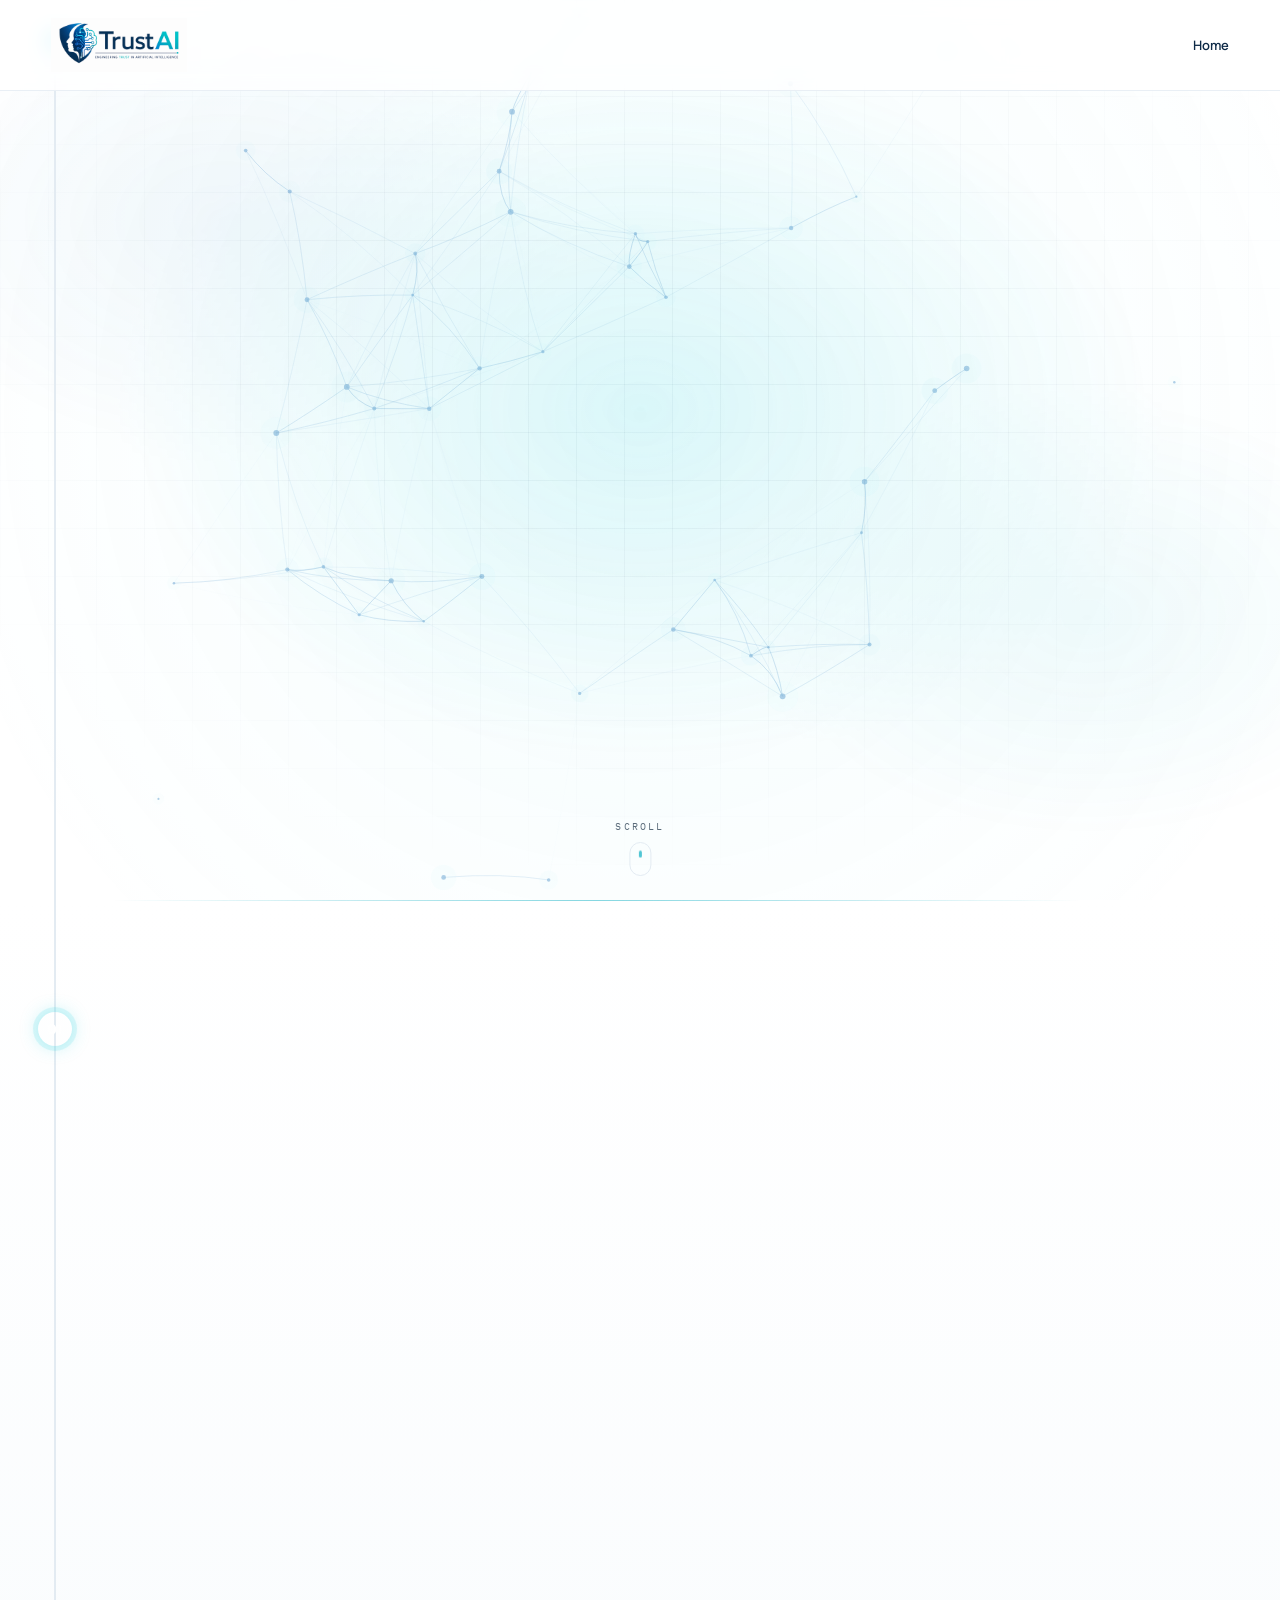
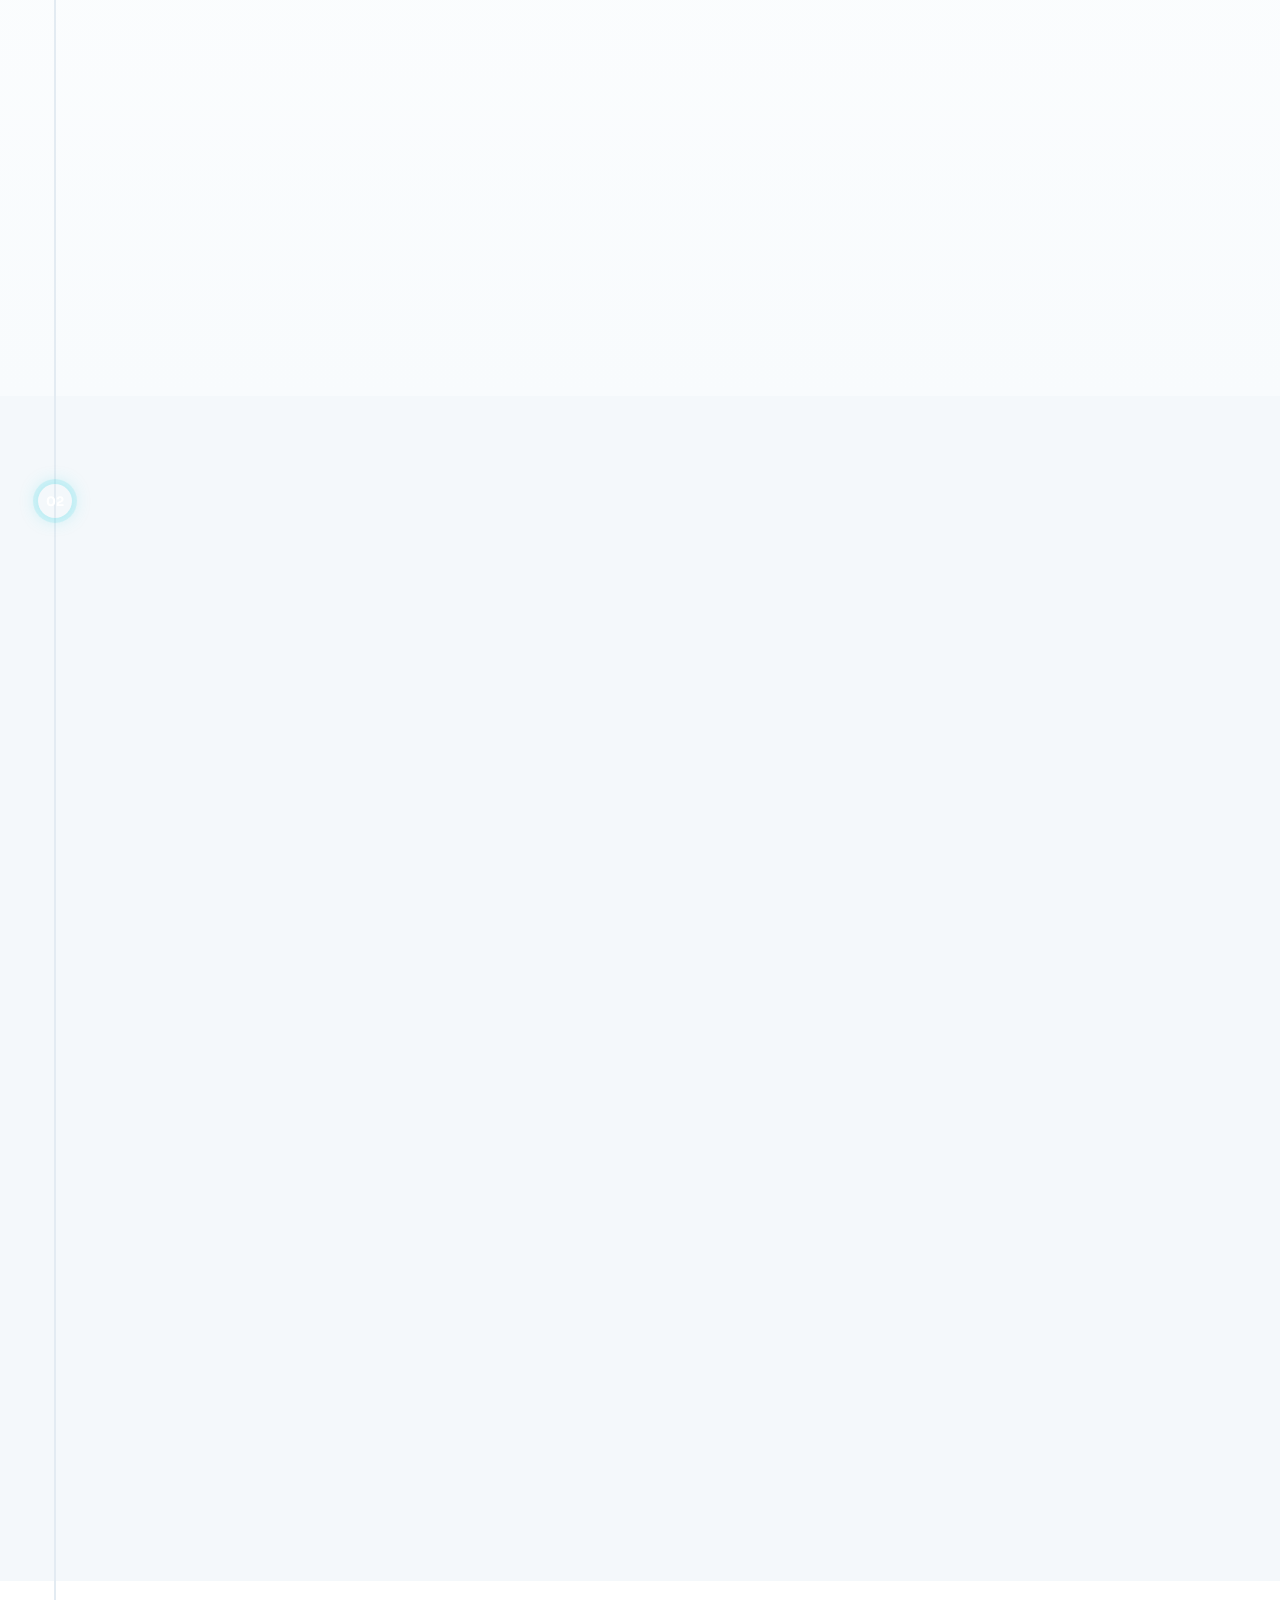
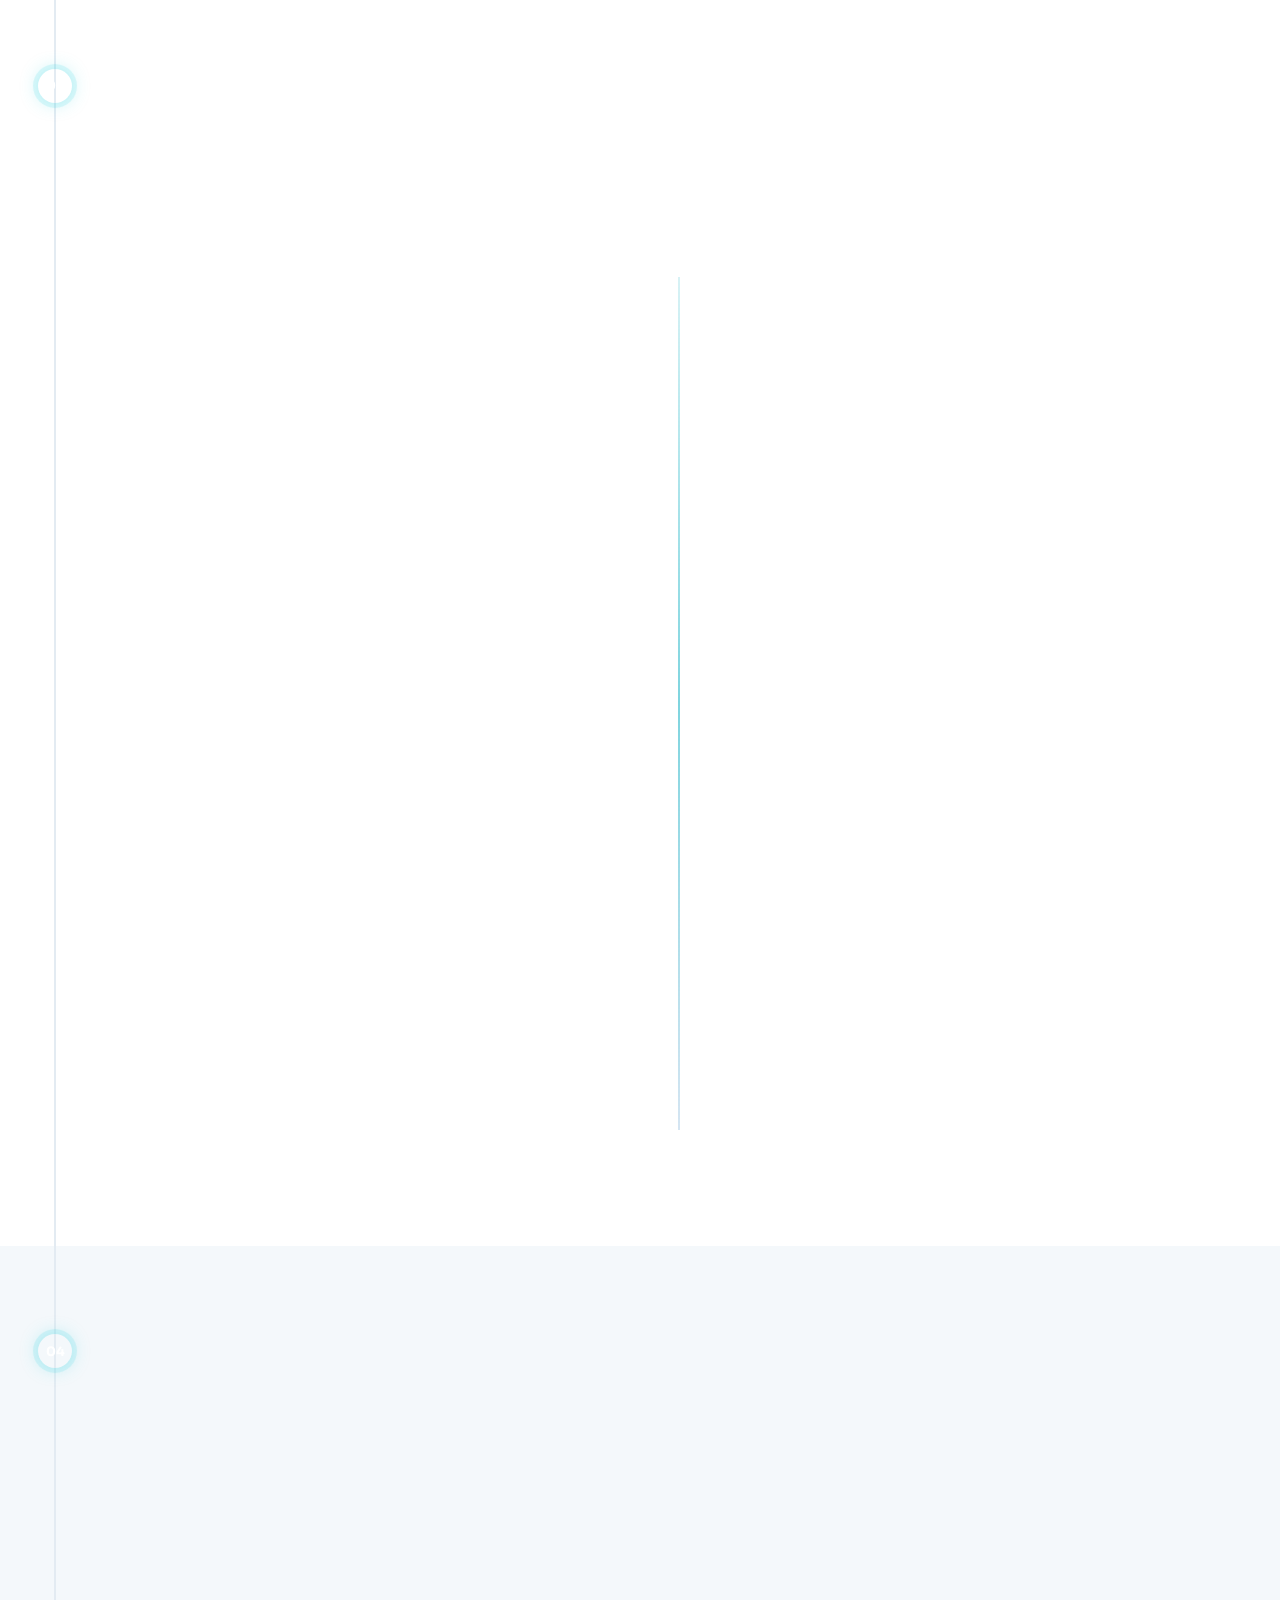
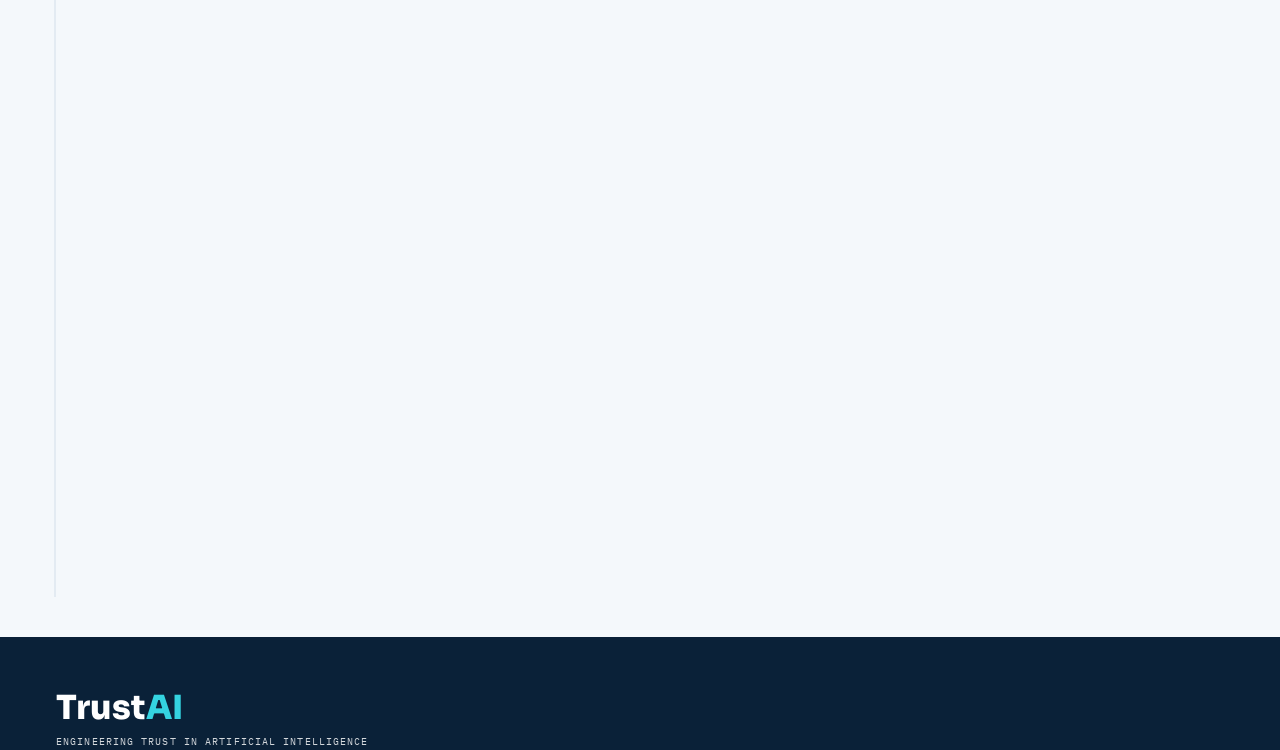
<file: index.html>
<!DOCTYPE html>
<html lang="en">
<head>
  <meta charset="UTF-8">
  <meta name="viewport" content="width=device-width, initial-scale=1.0">
  <link rel="icon" type="image/png" href="assets/img/trustai-symbol.png">
  <link rel="shortcut icon" href="favicon.ico">
  <link rel="apple-touch-icon" href="assets/img/trustai-symbol.png">
  <title></title>
  <meta http-equiv="refresh" content="0; url=pages/home.html">
  <link rel="canonical" href="pages/home.html">
</head>
<body>
  <p><a id="homeRedirectLink" href="pages/home.html"></a></p>
  <script src="assets/js/data/site.data.js"></script>
  <script>
    (function(){
      const SITE = window.TRUSTAI_SITE;
      const redirect = SITE.redirect;
      document.title = redirect.pageTitle;
      const link = document.getElementById("homeRedirectLink");
      if (link) {
        link.href = redirect.href;
        link.textContent = redirect.fallbackLabel;
      }
    })();
  </script>
</body>
</html>
</file>
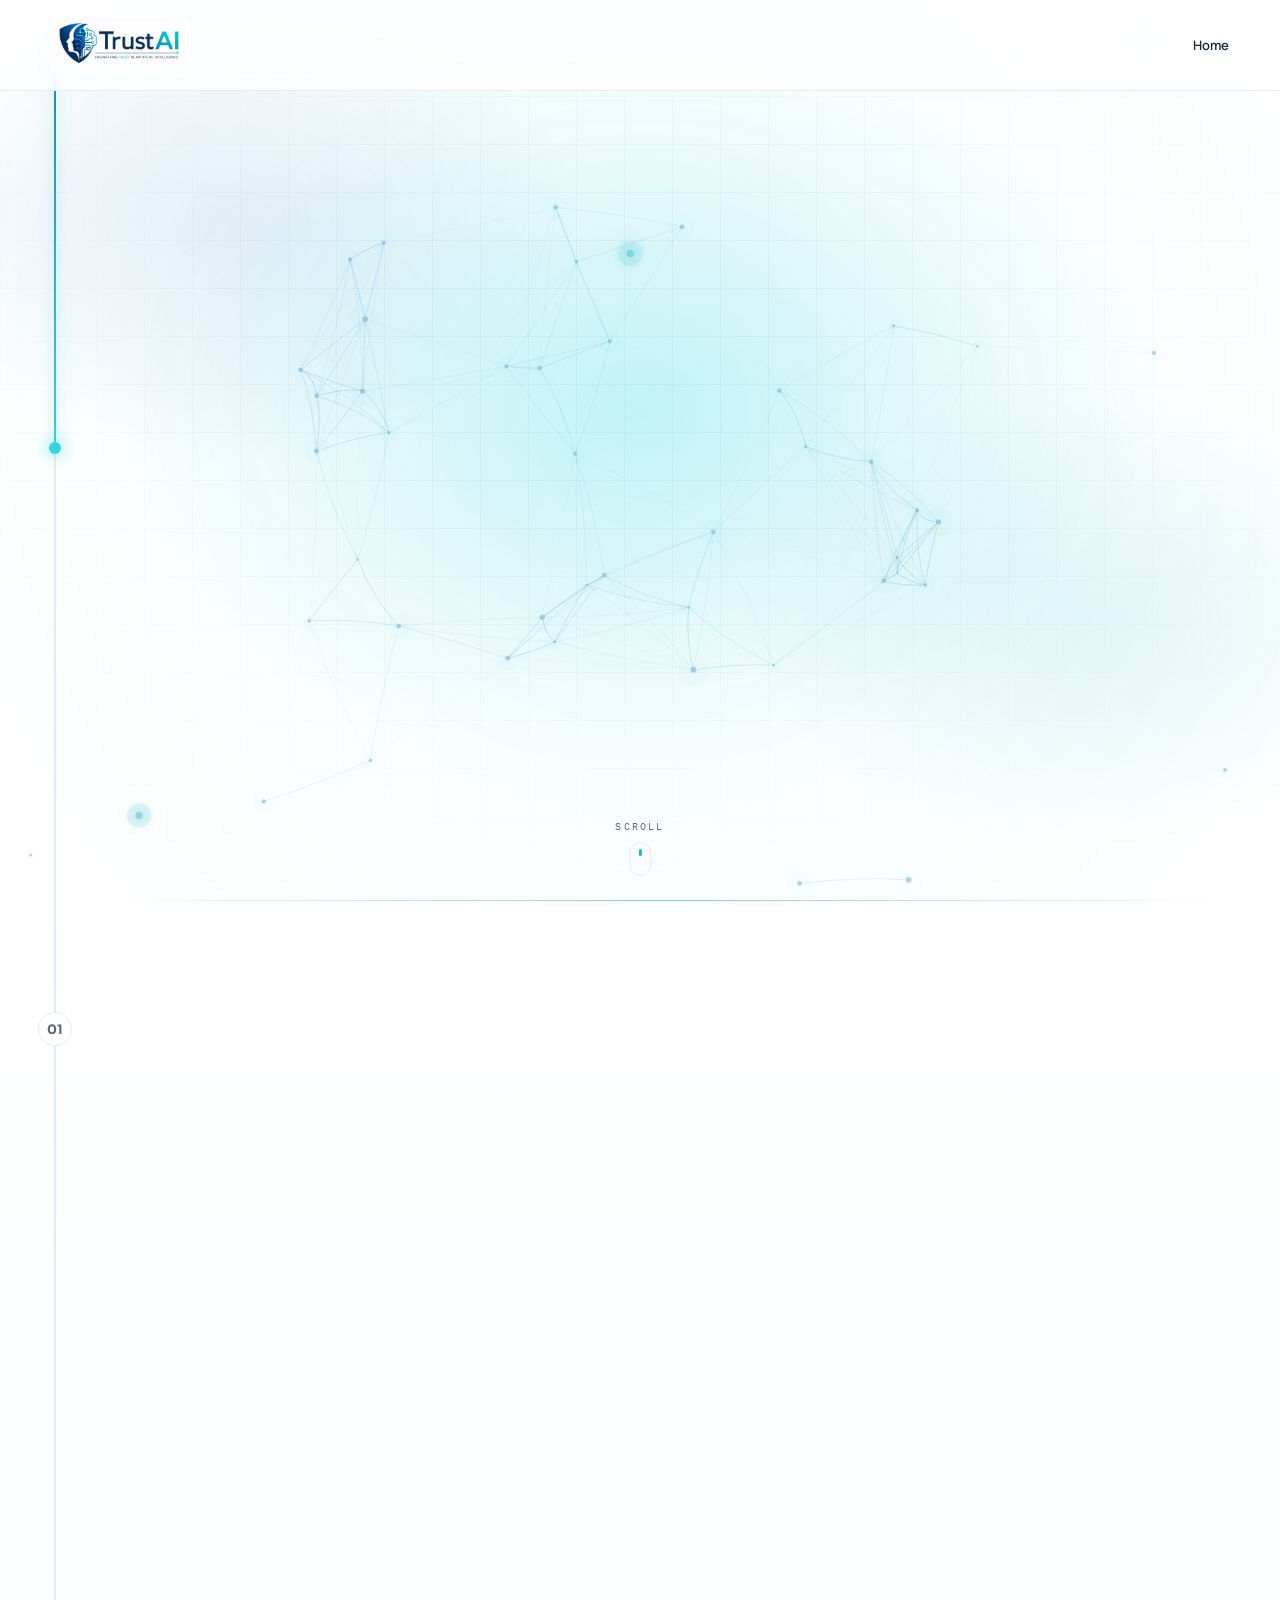
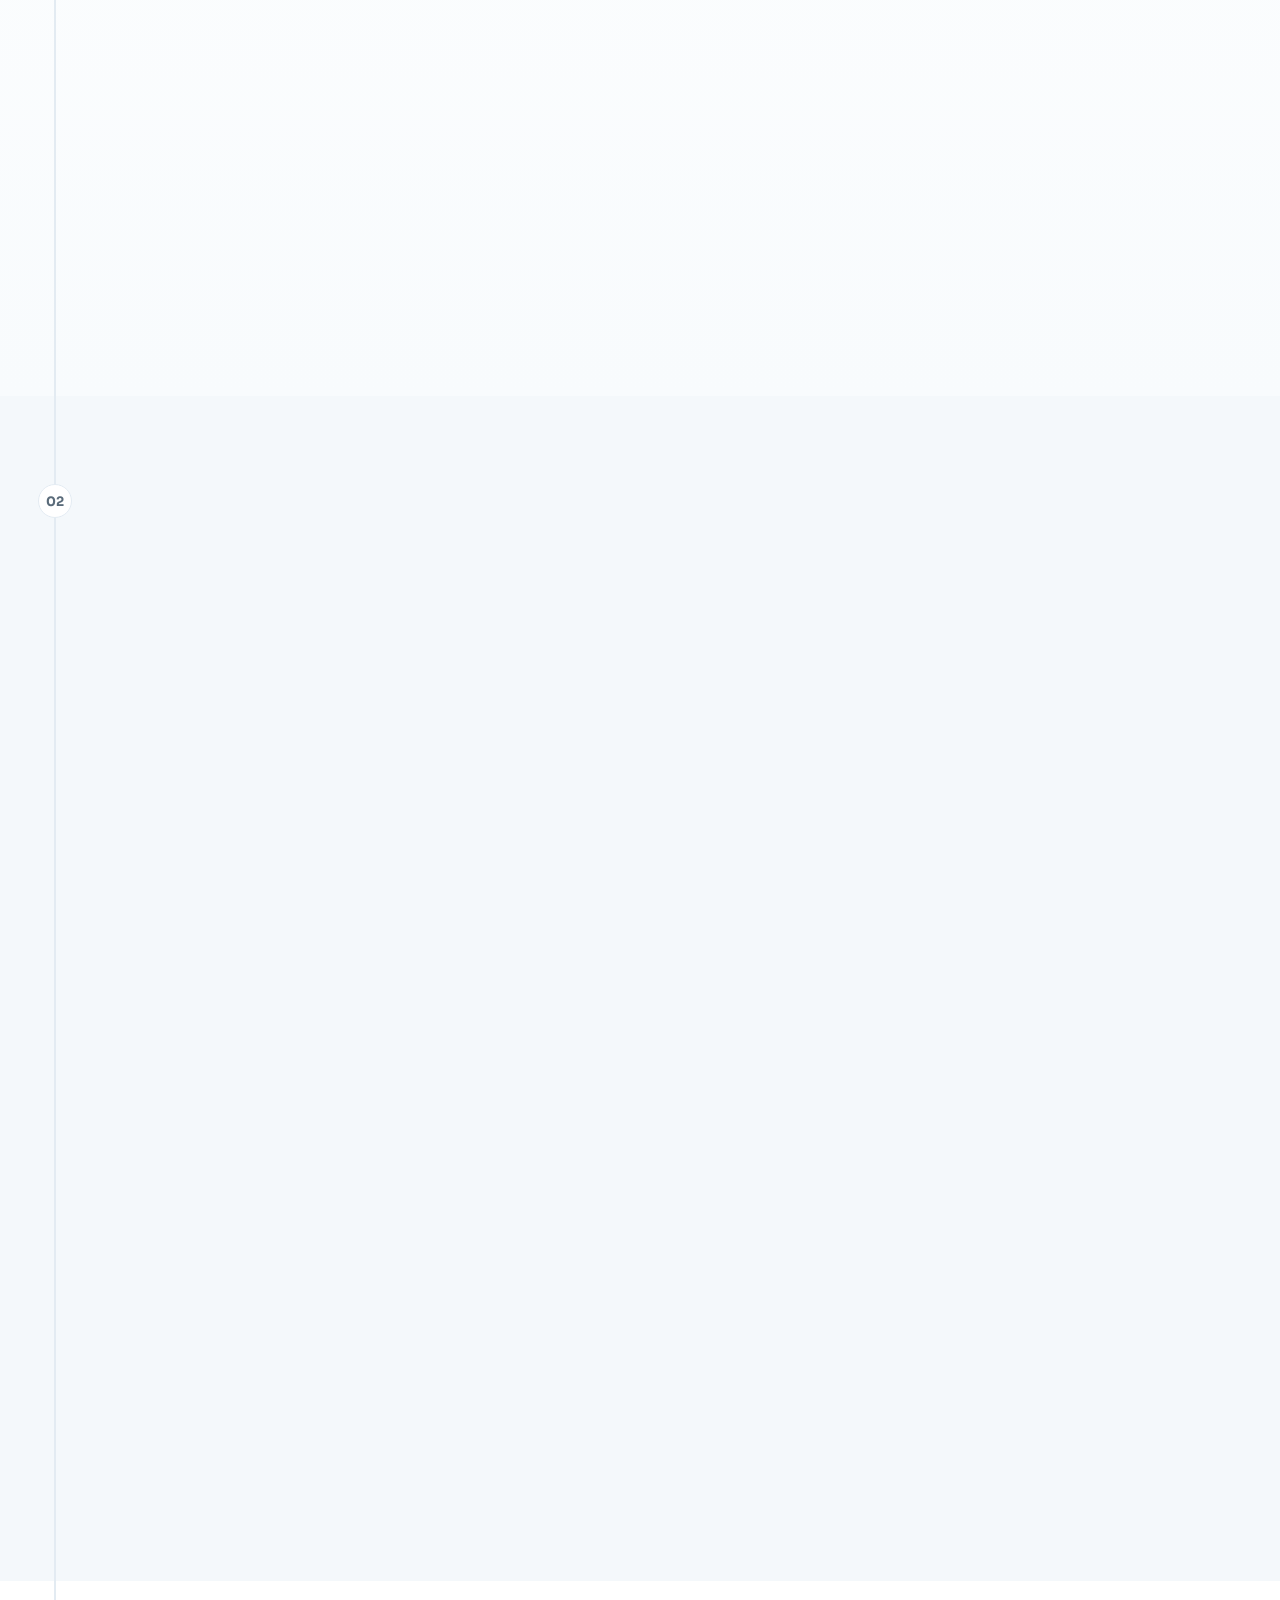
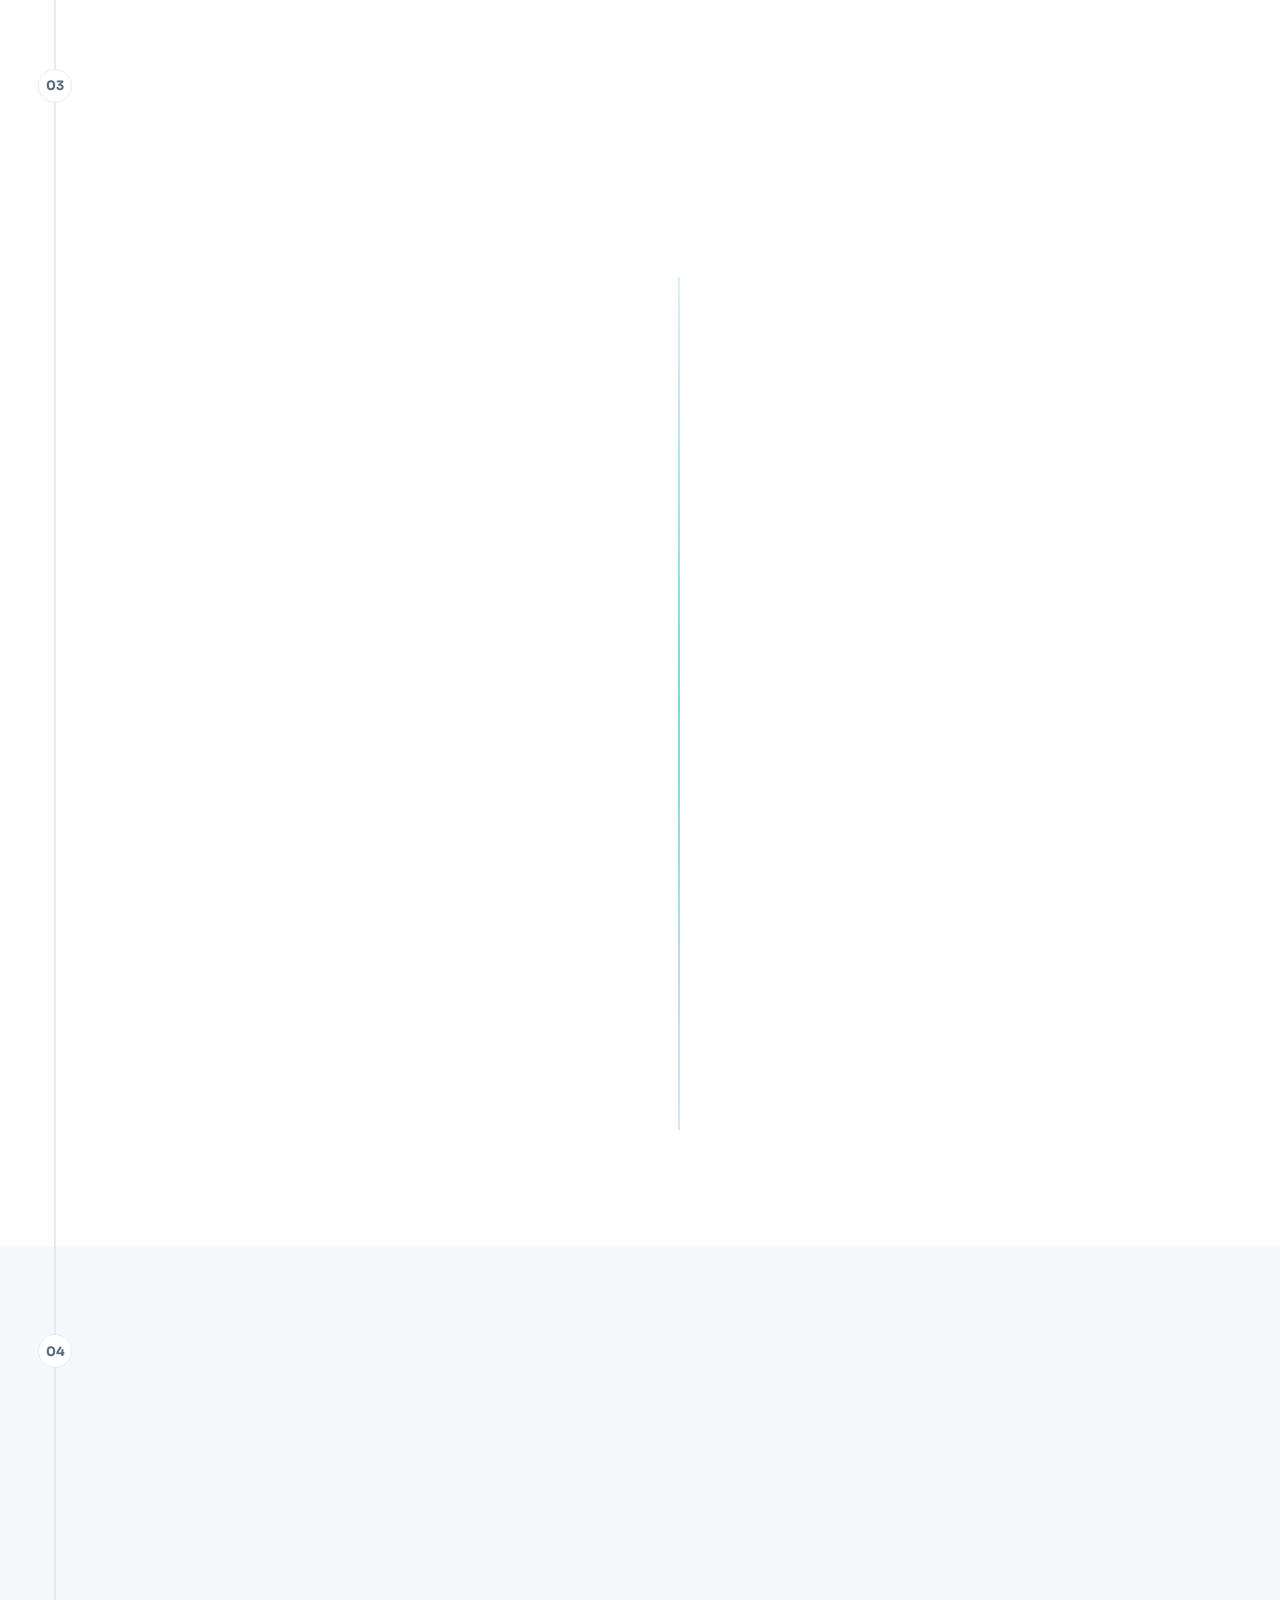
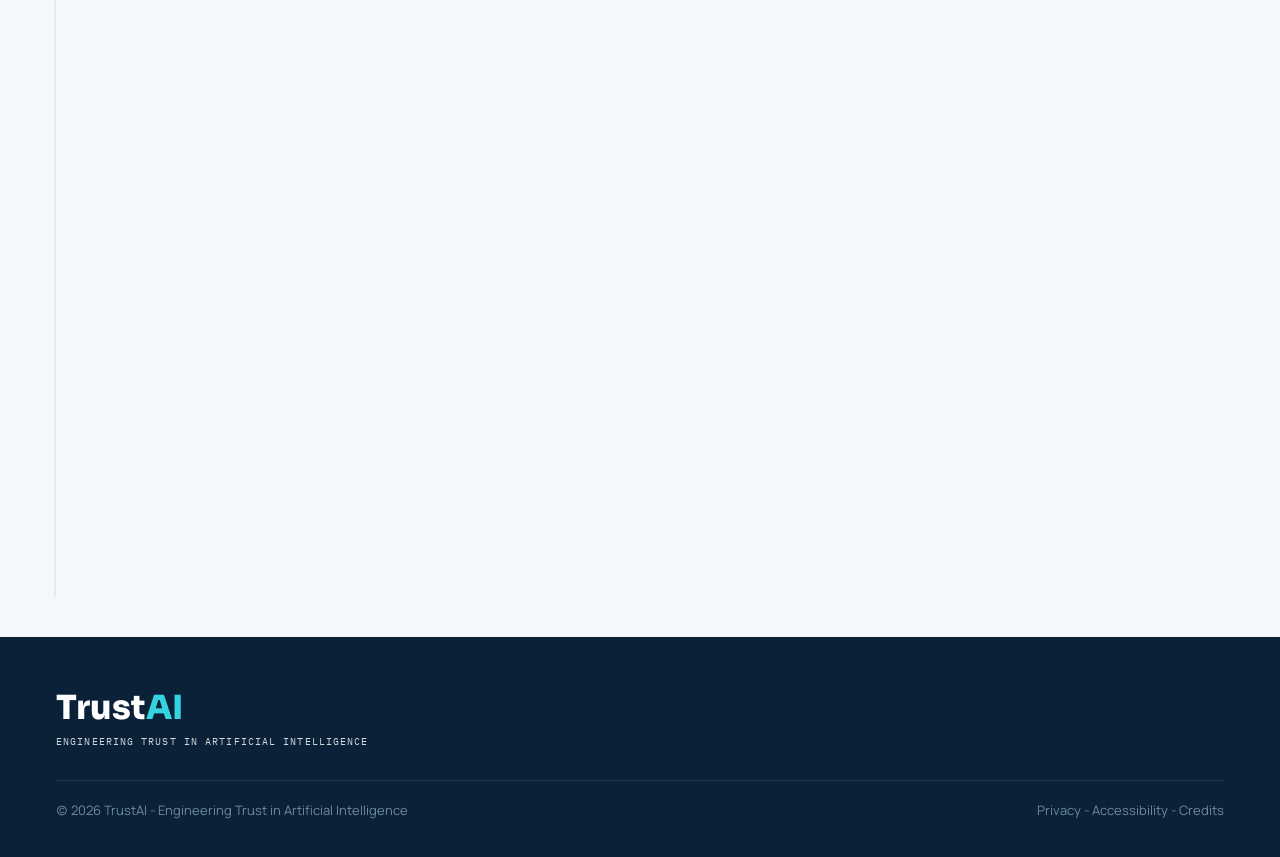
<file: pages/home.html>
<!DOCTYPE html>
<html lang="en">
<head>
  <meta charset="UTF-8">
  <meta name="viewport" content="width=device-width, initial-scale=1.0">
  <link rel="icon" type="image/png" href="../assets/img/trustai-symbol.png">
  <link rel="shortcut icon" href="../favicon.ico">
  <link rel="apple-touch-icon" href="../assets/img/trustai-symbol.png">
  <title></title>
  <link rel="preconnect" href="https://fonts.googleapis.com">
  <link rel="preconnect" href="https://fonts.gstatic.com" crossorigin>
  <link href="https://fonts.googleapis.com/css2?family=Sora:wght@400;500;600;700;800&family=Manrope:wght@400;500;600;700;800&family=IBM+Plex+Mono:wght@400;500;600&display=swap" rel="stylesheet">
  <link rel="stylesheet" href="../assets/css/base.css">
  <link rel="stylesheet" href="../assets/css/pages/home.css">
</head>
<body>
  <div id="stage"></div>

  <script src="../assets/js/data/site.data.js"></script>
  <script src="../assets/js/data/home.data.js"></script>
  <script src="../assets/js/shared/icons.js"></script>
  <script src="../assets/js/shared/neural.js"></script>
  <script src="../assets/js/pages/home.js"></script>
</body>
</html>
</file>
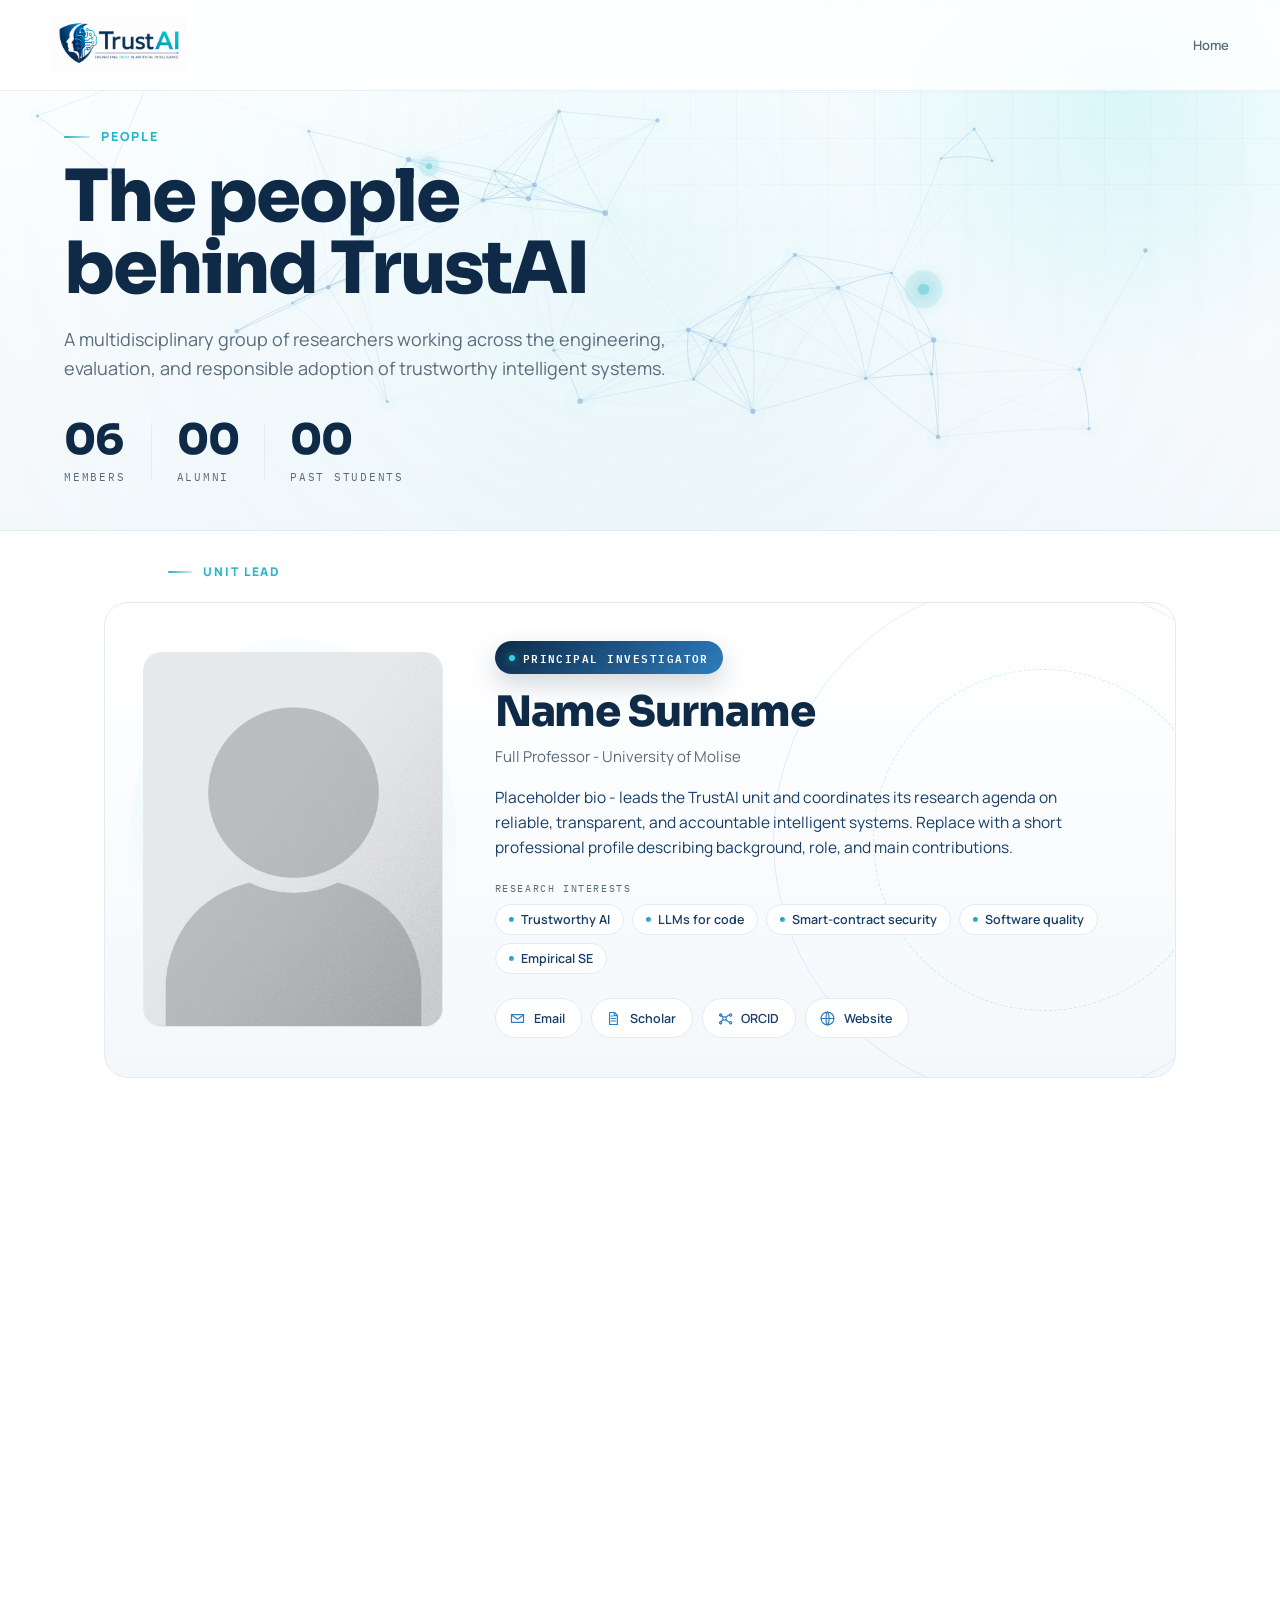
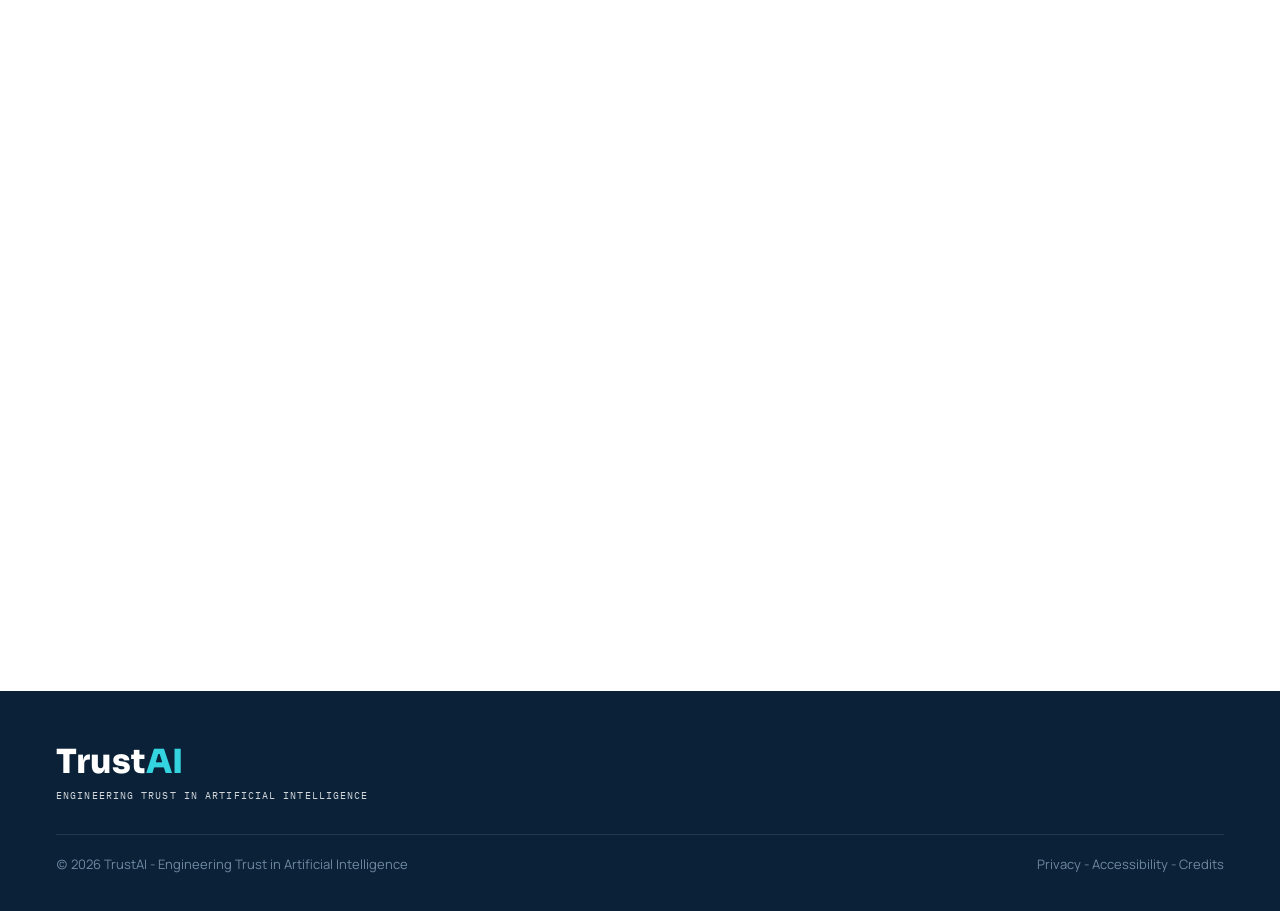
<file: pages/people.html>
<!DOCTYPE html>
<html lang="en">
<head>
  <meta charset="UTF-8">
  <meta name="viewport" content="width=device-width, initial-scale=1.0">
  <link rel="icon" type="image/png" href="../assets/img/trustai-symbol.png">
  <link rel="shortcut icon" href="../favicon.ico">
  <link rel="apple-touch-icon" href="../assets/img/trustai-symbol.png">
  <title></title>
  <link rel="preconnect" href="https://fonts.googleapis.com">
  <link rel="preconnect" href="https://fonts.gstatic.com" crossorigin>
  <link href="https://fonts.googleapis.com/css2?family=Sora:wght@400;500;600;700;800&family=Manrope:wght@400;500;600;700;800&family=IBM+Plex+Mono:wght@400;500;600&display=swap" rel="stylesheet">
  <link rel="stylesheet" href="../assets/css/base.css">
  <link rel="stylesheet" href="../assets/css/pages/home.css">
  <link rel="stylesheet" href="../assets/css/pages/people.css">
</head>
<body>
  <div id="stage"></div>

  <script src="../assets/js/data/site.data.js"></script>
  <script src="../assets/js/data/people.data.js"></script>
  <script src="../assets/js/shared/icons.js"></script>
  <script src="../assets/js/shared/neural.js"></script>
  <script src="../assets/js/pages/people.js"></script>
</body>
</html>
</file>
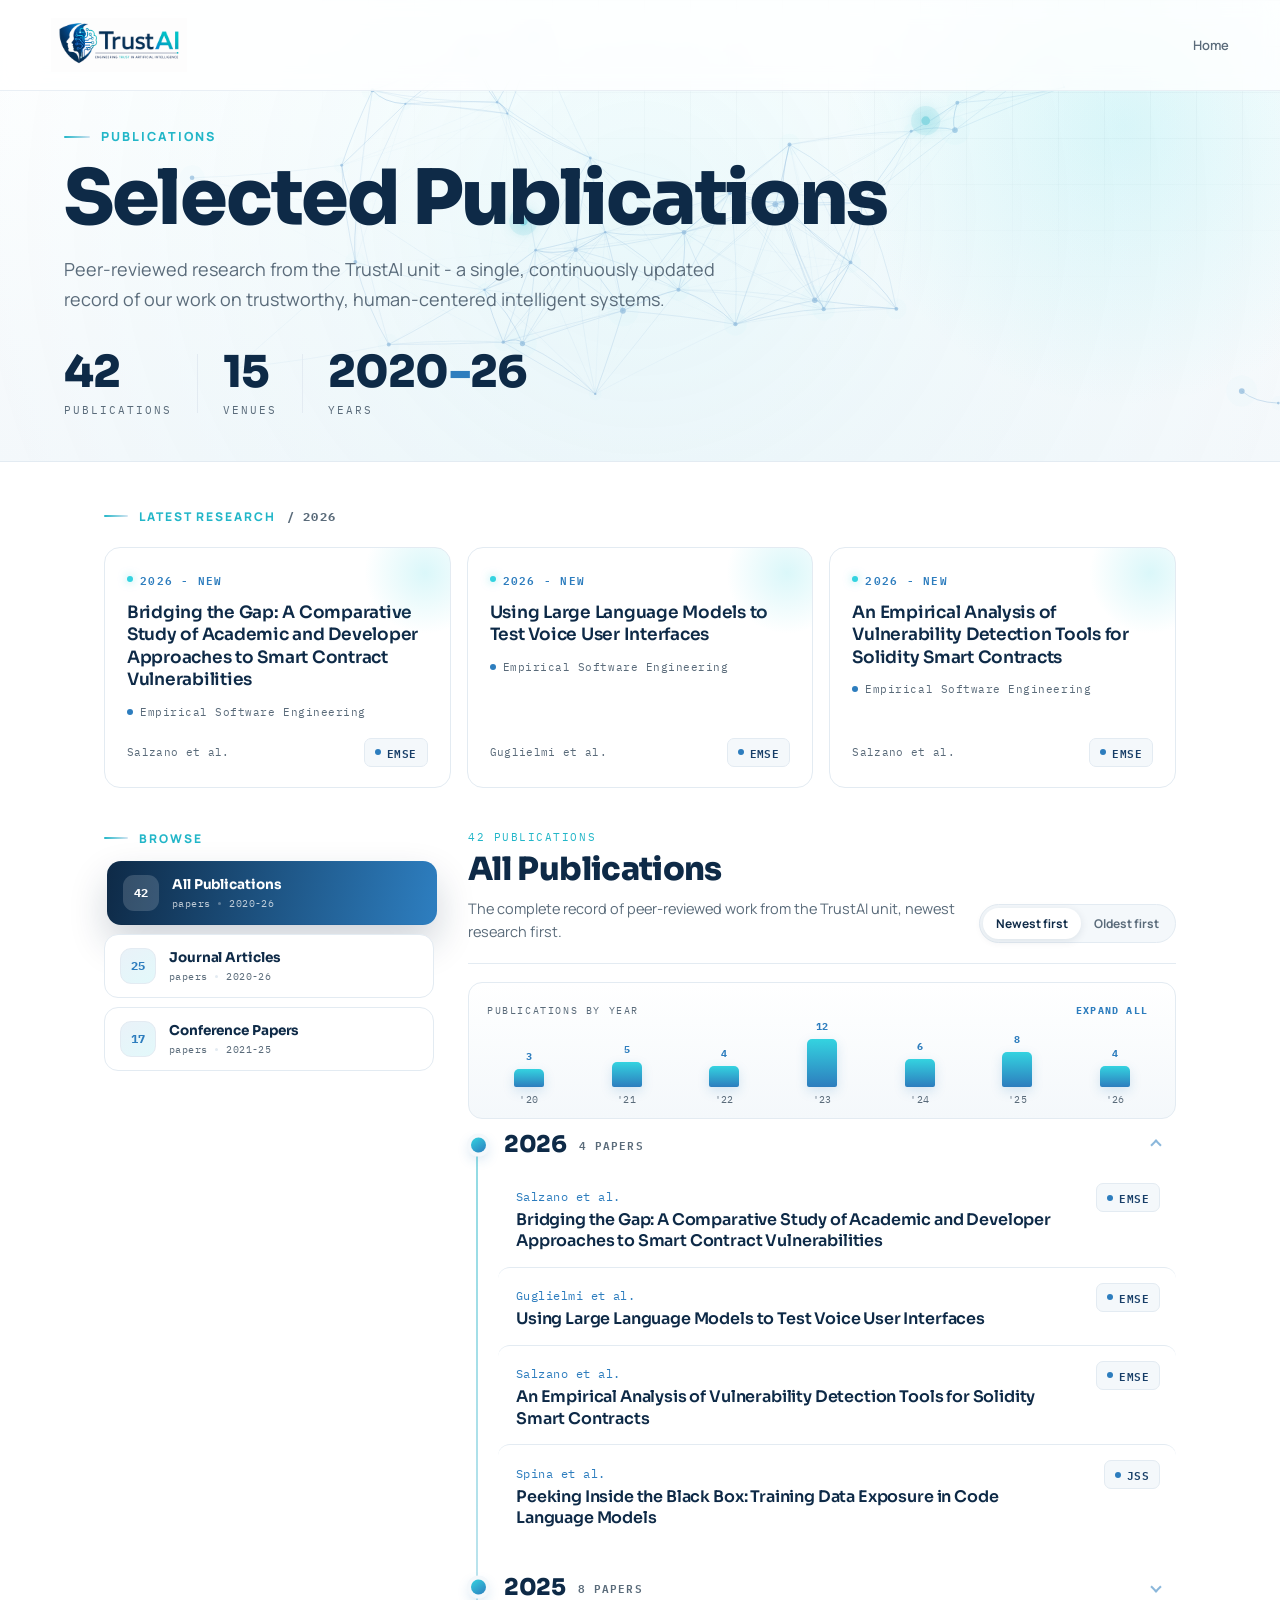
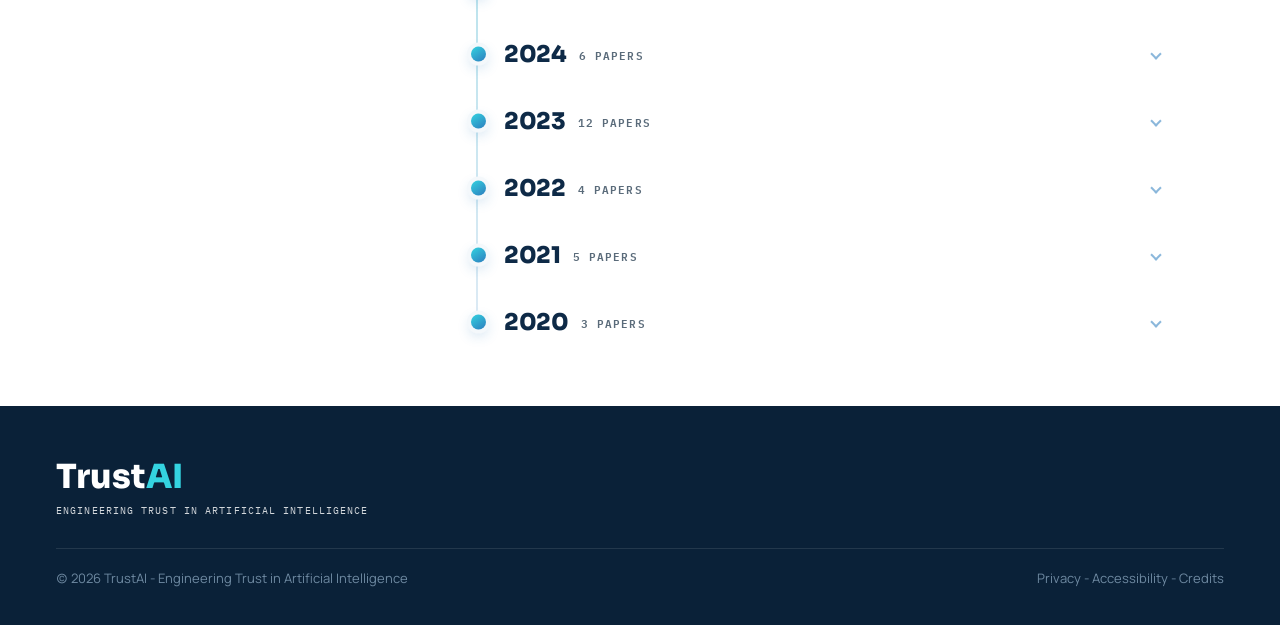
<file: pages/publications.html>
<!DOCTYPE html>
<html lang="en">
<head>
  <meta charset="UTF-8">
  <meta name="viewport" content="width=device-width, initial-scale=1.0">
  <link rel="icon" type="image/png" href="../assets/img/trustai-symbol.png">
  <link rel="shortcut icon" href="../favicon.ico">
  <link rel="apple-touch-icon" href="../assets/img/trustai-symbol.png">
  <title></title>
  <link rel="preconnect" href="https://fonts.googleapis.com">
  <link rel="preconnect" href="https://fonts.gstatic.com" crossorigin>
  <link href="https://fonts.googleapis.com/css2?family=Sora:wght@400;500;600;700;800&family=Manrope:wght@400;500;600;700;800&family=IBM+Plex+Mono:wght@400;500;600&display=swap" rel="stylesheet">
  <link rel="stylesheet" href="../assets/css/base.css">
  <link rel="stylesheet" href="../assets/css/pages/home.css">
  <link rel="stylesheet" href="../assets/css/pages/publications.css">
</head>
<body>
  <div id="stage"></div>

  <script src="../assets/js/data/site.data.js"></script>
  <script src="../assets/js/data/publications.data.js"></script>
  <script src="../assets/js/shared/icons.js"></script>
  <script src="../assets/js/shared/neural.js"></script>
  <script src="../assets/js/pages/publications.js"></script>
</body>
</html>
</file>
<file: assets/css/base.css>
*{ margin:0; padding:0; }
html,body{ background:#fff; }
body{ font-family:'Manrope',sans-serif; }
#stage{ position:relative; overflow:hidden; }
[data-reveal]{ opacity:0; transform:translateY(20px); transition:opacity .8s cubic-bezier(.2,.7,.2,1), transform .8s cubic-bezier(.2,.7,.2,1); will-change:opacity,transform; }
[data-reveal].is-in{ opacity:1; transform:none; }
[data-reveal="scale"]{ transform:translateY(0) scale(.96); }
[data-reveal="left"]{ transform:translateX(-26px); }
[data-reveal="right"]{ transform:translateX(26px); }
@media (prefers-reduced-motion: reduce){ [data-reveal]{ opacity:1!important; transform:none!important; } }
</file>
<file: assets/css/pages/home.css>
.vA { --navy:#0E2A47; --navy2:#173E68; --blue:#2D7DBE; --cyan:#22B6C8; --cyan2:#34D3E0;
          --ink:#28323C; --slate:#5A6B7A; --line:#E3EBF2; --bg:#FFFFFF; --bg2:#F4F8FB;
          font-family:'Manrope',sans-serif; color:var(--ink); background:var(--bg); width:100%; min-width:0; overflow:hidden; -webkit-font-smoothing:antialiased; }
        .vA h1,.vA h2,.vA h3,.vA .dsp{ font-family:'Sora',sans-serif; }
        .vA *{ box-sizing:border-box; }
        @keyframes vA-float{ 0%,100%{ transform:translateY(0); } 50%{ transform:translateY(-14px); } }
        @keyframes vA-glow{ 0%,100%{ opacity:.45; transform:scale(1); } 50%{ opacity:.75; transform:scale(1.06); } }
        @keyframes vA-shimmer{ 0%{ background-position:0% 50%; } 100%{ background-position:200% 50%; } }
        @keyframes vA-travel{ 0%{ left:0; opacity:0; } 12%{ opacity:1; } 88%{ opacity:1; } 100%{ left:100%; opacity:0; } }
        @keyframes vA-orbit{ from{ transform:translate(-50%,-50%) rotate(0); } to{ transform:translate(-50%,-50%) rotate(360deg); } }
        @keyframes vA-scroll{ 0%{ opacity:0; transform:translate(-50%,0);} 40%{ opacity:1;} 100%{ opacity:0; transform:translate(-50%,10px);} }
        @keyframes vA-fade{ from{ opacity:0; transform:translateY(12px);} to{ opacity:1; transform:none;} }
        @keyframes vA-ringdot{ 0%{ box-shadow:0 0 0 0 rgba(34,182,200,.45);} 70%,100%{ box-shadow:0 0 0 9px rgba(34,182,200,0);} }
        @keyframes vA-lineGrow{ from{ transform:scaleX(0); opacity:.35; } to{ transform:scaleX(1); opacity:1; } }
        @keyframes vA-lineGrowY{ from{ transform:scaleY(0); opacity:.35; } to{ transform:scaleY(1); opacity:1; } }
        @keyframes vA-iconDraw{ 0%{ stroke-dashoffset:42; opacity:.18; } 58%{ stroke-dashoffset:0; opacity:1; } 100%{ stroke-dashoffset:0; opacity:1; } }
        /* nav */
        .vA-nav{ display:flex; align-items:center; gap:20px; padding:18px clamp(20px,4vw,56px); border-bottom:1px solid rgba(227,235,242,.78); position:fixed; left:0; right:0; top:0; background:rgba(255,255,255,.78); backdrop-filter:blur(10px); z-index:20; }
        .vA-navLogoLink{ display:flex; align-items:center; flex:none; width:278px; height:54px; overflow:hidden; text-decoration:none; }
        .vA-navLogo{ display:block; width:100%; height:100%; object-fit:contain; object-position:left center; transform:scale(1.68); transform-origin:left center; }
        .vA-links{ display:flex; gap:clamp(10px,1.3vw,18px); margin-left:auto; align-items:center; min-width:0; overflow:hidden; }
        .vA-links a{ font-size:13px; font-weight:600; color:var(--slate); text-decoration:none; white-space:nowrap; transition:color .18s; }
        .vA-links a:hover,.vA-links a.is-active{ color:var(--navy); }
        /* ===== filo conduttore ===== */
        .vA-flow{ position:relative; }
        .vA-rail{ position:absolute; left:54px; top:40px; bottom:40px; width:2px; background:var(--line); z-index:1; }
        .vA-rail .fill{ position:absolute; left:0; top:0; width:100%; height:0; background:linear-gradient(180deg,var(--blue),var(--cyan2)); box-shadow:0 0 14px rgba(52,211,224,.55); transition:height .15s linear; }
        .vA-rail .fill .pulse{ position:absolute; bottom:-6px; left:50%; transform:translateX(-50%); width:12px; height:12px; border-radius:50%; background:var(--cyan2); box-shadow:0 0 18px var(--cyan2); }
        .vA-marker{ position:absolute; left:38px; width:34px; height:34px; border-radius:50%; background:#fff; border:1.5px solid var(--line); display:flex; align-items:center; justify-content:center; font-family:'Sora'; font-size:13px; font-weight:700; color:var(--slate); z-index:3; transition:.4s; }
        .vA-marker.lit{ border-color:transparent; color:#fff; background:linear-gradient(135deg,var(--navy),var(--blue)); box-shadow:0 0 0 5px rgba(52,211,224,.14), 0 0 18px rgba(52,211,224,.35); }
        .vA-marker.origin{ background:var(--cyan2); border-color:#fff; box-shadow:0 0 0 5px rgba(52,211,224,.18), 0 0 16px rgba(52,211,224,.5); }
        .vA-marker.origin .d{ width:9px; height:9px; border-radius:50%; background:#fff; }
        /* hero */
        .vA-hero{ position:relative; min-height:100svh; display:flex; align-items:center; justify-content:center; padding:104px clamp(22px,5vw,76px) 84px; overflow:hidden; isolation:isolate; }
        .vA-neural{ position:absolute; inset:0; width:100%; height:100%; opacity:.52; pointer-events:none; z-index:0; mix-blend-mode:multiply; }
        .vA-hero::before{ content:""; position:absolute; inset:0; pointer-events:none;
           background-image:linear-gradient(rgba(14,42,71,.045) 1px,transparent 1px),linear-gradient(90deg,rgba(14,42,71,.045) 1px,transparent 1px); background-size:48px 48px;
           -webkit-mask:radial-gradient(82% 76% at 50% 42%, #000 22%, transparent 74%); mask:radial-gradient(82% 76% at 50% 42%, #000 22%, transparent 74%); z-index:0; }
        .vA-hero::after{ content:""; position:absolute; inset:-8%; background:radial-gradient(820px 560px at 50% 46%, rgba(52,211,224,.24), transparent 64%),radial-gradient(520px 360px at 22% 28%, rgba(45,125,190,.12), transparent 68%),radial-gradient(500px 340px at 80% 66%, rgba(34,182,200,.13), transparent 68%); pointer-events:none; z-index:0; animation:vA-glow 7s ease-in-out infinite; }
        .vA-heroBrand{ position:relative; z-index:2; width:min(1120px,92vw); margin:auto; transform:translate(var(--px,0),var(--py,0)); transition:transform .25s ease-out; text-align:left; }
        .vA-heroBrand::before,.vA-heroBrand::after{ content:""; position:absolute; border-radius:50%; border:1px solid rgba(45,125,190,.16); pointer-events:none; z-index:-1; }
        .vA-heroBrand::before{ width:min(520px,58vw); height:min(520px,58vw); left:50%; top:50%; transform:translate(-50%,-50%); }
        .vA-heroBrand::after{ width:min(650px,70vw); height:min(650px,70vw); left:50%; top:50%; transform:translate(-50%,-50%); border-color:rgba(34,182,200,.18); }
        .vA-brandLockup{ display:flex; align-items:center; justify-content:center; gap:clamp(20px,4vw,58px); }
        .vA-cutLogo{ width:clamp(132px,17vw,230px); height:auto; flex:none; display:block; filter:drop-shadow(0 28px 48px rgba(14,42,71,.26)); animation:vA-float 6.6s ease-in-out infinite; }
        .vA-wordmark{ min-width:0; }
        .vA-heroTitle{ font-size:clamp(74px,11.4vw,168px); line-height:.86; letter-spacing:-.035em; margin:0; color:var(--navy); font-weight:800; text-shadow:0 22px 40px rgba(14,42,71,.08); }
        .vA-heroTitle .ai{ background:linear-gradient(100deg,var(--blue),var(--cyan2),var(--blue)); background-size:200% auto; -webkit-background-clip:text; background-clip:text; color:transparent; animation:vA-shimmer 4.5s linear infinite; }
        .vA-heroClaim{ margin:20px 0 0 4px; color:var(--navy2); font-family:'IBM Plex Mono',monospace; font-size:clamp(12px,1.45vw,19px); letter-spacing:.26em; text-transform:uppercase; white-space:nowrap; }
        .vA-introMeta{ position:absolute; left:50%; bottom:116px; transform:translateX(-50%); z-index:2; display:flex; gap:12px; align-items:center; justify-content:center; color:var(--navy2); font-family:'IBM Plex Mono',monospace; font-size:11px; letter-spacing:.16em; text-transform:uppercase; white-space:nowrap; }
        .vA-introMeta .dot{ width:7px; height:7px; border-radius:50%; background:var(--cyan); box-shadow:0 0 12px rgba(34,182,200,.65); }
        .vA-introText{ min-width:0; }
        .vA-actions{ display:flex; gap:14px; margin-top:34px; }
        .vA-btn{ position:relative; padding:15px 26px; border-radius:11px; font-weight:700; font-size:15px; text-decoration:none; cursor:pointer; transition:.2s; }
        .vA-btn.p{ background:var(--navy); color:#fff; box-shadow:0 10px 26px rgba(14,42,71,.18); }
        .vA-btn.p:hover{ background:var(--navy2); transform:translateY(-2px); box-shadow:0 16px 32px rgba(14,42,71,.26); }
        .vA-btn.s{ background:#fff; color:var(--navy); border:1.5px solid var(--line); }
        .vA-btn.s:hover{ border-color:var(--cyan); color:var(--cyan); transform:translateY(-2px); }
        /* hero tie: connects text block to shield */
        .vA-tie{ position:absolute; top:50%; left:49%; width:150px; height:2px; z-index:1; background:linear-gradient(90deg,transparent,var(--blue),var(--cyan2)); overflow:visible; }
        .vA-tie .n{ position:absolute; top:50%; width:9px; height:9px; margin-top:-4.5px; border-radius:50%; background:var(--blue); }
        .vA-tie .n.a{ left:-2px; } .vA-tie .n.b{ right:-2px; background:var(--cyan2); box-shadow:0 0 12px var(--cyan2); }
        .vA-tie .sp{ position:absolute; top:50%; width:8px;height:8px;margin-top:-4px;border-radius:50%; background:#fff; box-shadow:0 0 10px var(--cyan2); animation:vA-travel 2.6s ease-in-out infinite; }
        .vA-shieldwrap{ position:relative; z-index:2; display:flex; align-items:center; justify-content:center; aspect-ratio:1; }
        .vA-orbit{ position:absolute; top:50%; left:50%; border-radius:50%; transform:translate(-50%,-50%); pointer-events:none; }
        .vA-orbit.o1{ width:98%; height:98%; border:1px solid var(--line); }
        .vA-orbit.o2{ width:80%; height:80%; border:1px solid rgba(45,125,190,.18); }
        .vA-orbit.o3{ width:62%; height:62%; border:1px dashed rgba(34,182,200,.4); animation:vA-orbit 30s linear infinite; }
        .vA-orbit.o3 .on{ position:absolute; top:-5px; left:50%; margin-left:-5px; width:10px; height:10px; border-radius:50%; background:var(--cyan); box-shadow:0 0 14px var(--cyan); }
        .vA-shieldwrap::before{ content:""; position:absolute; width:70%; aspect-ratio:1; border-radius:50%; background:radial-gradient(circle at 50% 45%, rgba(45,125,190,.22), transparent 66%); animation:vA-glow 5s ease-in-out infinite; }
        .vA-shieldwrap img{ width:60%; position:relative; z-index:2; filter:drop-shadow(0 28px 56px rgba(14,42,71,.26)); animation:vA-float 6s ease-in-out infinite; transform:translate(var(--pxs,0),var(--pys,0)); transition:transform .25s ease-out; }
        .vA-chip{ position:absolute; z-index:3; font-family:'IBM Plex Mono',monospace; font-size:11px; color:var(--navy2); background:rgba(255,255,255,.92); backdrop-filter:blur(4px); border:1px solid var(--line); padding:6px 12px; border-radius:100px; box-shadow:0 8px 22px rgba(14,42,71,.1); display:flex; align-items:center; gap:7px; white-space:nowrap; }
        .vA-chip .cd{ width:6px; height:6px; border-radius:50%; background:var(--cyan2); box-shadow:0 0 8px rgba(52,211,224,.6); }
        .vA-cue{ position:absolute; bottom:24px; left:50%; transform:translateX(-50%); z-index:2; display:flex; flex-direction:column; align-items:center; gap:9px; color:var(--slate); font-family:'IBM Plex Mono',monospace; font-size:10px; letter-spacing:.22em; }
        .vA-cue .m{ width:22px; height:34px; border:1.5px solid var(--line); border-radius:12px; position:relative; }
        .vA-cue .m::after{ content:""; position:absolute; top:6px; left:50%; width:3px; height:7px; border-radius:2px; background:var(--cyan); transform:translateX(-50%); animation:vA-scroll 1.6s ease-in-out infinite; }
        /* steps */
        .vA-step{ position:relative; padding:88px 56px 88px 110px; }
        .vA-step.alt{ background:var(--bg2); }
        .vA-head{ max-width:760px; margin-bottom:38px; }
        .vA-kicker{ font-size:12.5px; font-weight:800; letter-spacing:.16em; text-transform:uppercase; color:var(--cyan); }
        .vA-step h2{ font-size:40px; letter-spacing:-1.2px; color:var(--navy); margin:12px 0 0; line-height:1.08; }
        .vA-step .sub{ font-size:17px; line-height:1.6; color:var(--slate); margin-top:14px; }
        .vA-sectionRule{ display:block; width:min(360px,58vw); height:3px; border-radius:99px; margin-top:24px; background:linear-gradient(90deg,var(--cyan),rgba(45,125,190,.2)); transform:scaleX(0); transform-origin:left; }
        .vA-sectionRule.is-in{ animation:vA-lineGrow .95s cubic-bezier(.2,.7,.2,1) .12s both; }
        .vA-ico{ width:52px; height:52px; border-radius:14px; display:flex; align-items:center; justify-content:center; color:var(--blue); background:linear-gradient(145deg, rgba(45,125,190,.10), rgba(52,211,224,.14)); border:1px solid var(--line); transition:transform .3s, color .3s, background .3s, border-color .3s; flex:none; }
        /* mission */
        [data-reveal="missionTitle"]{ transform:translateY(34px); }
        [data-reveal="missionTitle"].is-in{ transform:none; }
        .vA-mission{ background:linear-gradient(180deg,#fff 0%,#f8fbfd 100%); overflow:hidden; padding-top:112px; padding-bottom:120px; }
        .vA-mission::before{ content:""; position:absolute; left:110px; right:56px; top:0; height:1px; background:linear-gradient(90deg,transparent,rgba(34,182,200,.6),transparent); transform-origin:left; animation:vA-lineGrow 1.1s cubic-bezier(.2,.7,.2,1) both; }
        .vA-mission .vA-head{ position:relative; }
        .vA-missionLine{ position:relative; max-width:900px; margin-bottom:70px; padding-top:24px; }
        .vA-missionLine::before{ content:""; position:absolute; left:0; top:0; width:min(360px,58vw); height:3px; border-radius:99px; background:linear-gradient(90deg,var(--cyan),rgba(45,125,190,.2)); transform:scaleX(0); transform-origin:left; }
        .vA-missionLine.is-in::before{ animation:vA-lineGrow .95s cubic-bezier(.2,.7,.2,1) .18s both; }
        .vA-mlead{ font-size:24px; line-height:1.48; color:var(--navy); font-weight:500; max-width:900px; letter-spacing:-.2px; margin-bottom:46px; }
        .vA-missionLine .vA-mlead{ margin-bottom:0; }
        .vA-mlead .hl{ background:linear-gradient(transparent 60%, rgba(52,211,224,.30) 0); padding:0 2px; }
        .vA-missionTriad{ position:relative; min-height:390px; display:grid; grid-template-columns:repeat(3,minmax(0,1fr)); align-items:stretch; gap:52px; padding:54px 26px 18px; }
        .vA-missionTriad::before{ content:""; position:absolute; left:12%; right:12%; top:122px; height:2px; background:linear-gradient(90deg,rgba(34,182,200,0),rgba(34,182,200,.58),rgba(45,125,190,.45),rgba(34,182,200,0)); transform:scaleX(0); transform-origin:left; opacity:.9; }
        .vA-missionTriad.is-in::before{ animation:vA-lineGrow 1.2s cubic-bezier(.2,.7,.2,1) .18s both; }
        .vA-triadNode{ position:relative; z-index:3; text-align:center; transform:translateY(28px); transition:opacity .8s cubic-bezier(.2,.7,.2,1), transform .8s cubic-bezier(.2,.7,.2,1); padding:30px 24px 18px; border-radius:18px; }
        .vA-triadNode.is-in{ transform:none; }
        .vA-triadNode:hover{ transform:translateY(-8px) scale(1.035); background:rgba(255,255,255,.68); box-shadow:0 24px 54px rgba(14,42,71,.08); }
        .vA-nodeOrb{ position:relative; z-index:3; width:116px; height:116px; margin:0 auto 26px; border-radius:50%; display:flex; align-items:center; justify-content:center; color:#fff; background:radial-gradient(circle at 32% 28%,rgba(255,255,255,.34),transparent 31%),linear-gradient(100deg,var(--blue),var(--cyan2),var(--blue)); background-size:200% auto; animation:vA-shimmer 4.5s linear infinite; box-shadow:0 22px 42px rgba(14,42,71,.16),0 0 0 12px rgba(52,211,224,.08); transition:transform .28s ease, box-shadow .28s ease; }
        .vA-nodeOrb svg{ transition:transform .28s ease, filter .28s ease; }
        .vA-nodeOrb svg path{ stroke-dasharray:42; stroke-dashoffset:0; }
        .vA-triadNode:hover .vA-nodeOrb{ transform:scale(1.08); box-shadow:0 30px 62px rgba(14,42,71,.2),0 0 0 16px rgba(52,211,224,.12); }
        .vA-triadNode:hover .vA-nodeOrb svg{ transform:scale(1.15) rotate(-5deg); filter:drop-shadow(0 0 8px rgba(255,255,255,.42)); }
        .vA-triadNode:hover .vA-nodeOrb svg path{ animation:vA-iconDraw .95s cubic-bezier(.2,.7,.2,1) both; }
        .vA-triadNode h3{ font-size:22px; color:var(--navy); margin:0 0 10px; letter-spacing:-.3px; }
        .vA-triadNode:hover h3{ color:var(--blue); }
        .vA-triadDesc{ font-size:15px; line-height:1.6; color:var(--slate); margin:0 auto; max-width:310px; transition:color .25s ease; }
        .vA-triadNode:hover .vA-triadDesc{ color:var(--navy2); }
        .vA-pulseTrack{ position:absolute; top:117px; height:10px; z-index:1; pointer-events:none; overflow:hidden; }
        .vA-pulseTrack.t1{ left:calc(16.666% - 5px); right:calc(50% - 5px); }
        .vA-pulseTrack.t2{ left:calc(50% - 5px); right:calc(16.666% - 5px); }
        .vA-infoPulse{ position:absolute; top:0; left:0; width:10px; height:10px; border-radius:50%; z-index:1; background:#fff; box-shadow:0 0 0 3px rgba(34,182,200,.18),0 0 18px rgba(34,182,200,.88); opacity:0; animation:vA-triadPulse 4.8s ease-in-out infinite; }
        .vA-infoPulse.p2{ animation-delay:2.4s; }
        @keyframes vA-triadPulse{ 0%{ left:0; transform:scale(.72); opacity:0; } 14%{ opacity:1; } 72%{ opacity:1; } 100%{ left:calc(100% - 10px); transform:scale(.72); opacity:0; } }
        /* areas interactive */
        .vA-researchOrbit{ position:relative; margin-top:10px; }
        .vA-orbitMap{ position:relative; min-height:760px; max-width:1060px; margin:0 auto; isolation:isolate; --r:min(360px,32vw); }
        .vA-orbitMap::before{ content:""; position:absolute; left:50%; top:48%; width:min(680px,78vw); height:min(680px,78vw); transform:translate(-50%,-50%); border-radius:50%; background:radial-gradient(circle,rgba(52,211,224,.08),transparent 64%); pointer-events:none; }
        .vA-orbitRing{ position:absolute; left:50%; top:48%; transform:translate(-50%,-50%); border-radius:50%; border:1px solid rgba(45,125,190,.16); pointer-events:none; }
        .vA-orbitRing.r1{ width:min(620px,72vw); height:min(620px,72vw); }
        .vA-orbitRing.r2{ width:min(438px,52vw); height:min(438px,52vw); border-color:rgba(34,182,200,.24); }
        .vA-orbitRing.r3{ width:min(268px,32vw); height:min(268px,32vw); border-style:dashed; border-color:rgba(34,182,200,.36); animation:vA-orbit 56s linear infinite; }
        .vA-orbitSignal{ position:absolute; left:50%; top:48%; width:var(--s); height:var(--s); border-radius:50%; transform:translate(-50%,-50%); pointer-events:none; animation:vA-orbit var(--dur) linear infinite; z-index:1; }
        .vA-orbitSignal::after{ content:""; position:absolute; left:50%; top:-4px; width:8px; height:8px; margin-left:-4px; border-radius:50%; background:#fff; box-shadow:0 0 0 3px rgba(34,182,200,.18),0 0 18px rgba(34,182,200,.85); }
        .vA-orbitSignal.s1{ --s:min(620px,72vw); --dur:24s; }
        .vA-orbitSignal.s2{ --s:min(438px,52vw); --dur:32s; animation-direction:reverse; }
        .vA-orbitSignal.s3{ --s:min(268px,32vw); --dur:18s; }
        .vA-orbitCore{ position:absolute; left:50%; top:48%; width:320px; height:320px; transform:translate(-50%,-50%); border-radius:50%; display:flex; align-items:center; justify-content:center; text-align:center; color:#fff; background:radial-gradient(circle at 32% 26%,rgba(255,255,255,.28),transparent 30%),linear-gradient(100deg,var(--blue),var(--cyan2),var(--blue)); background-size:200% auto; animation:vA-shimmer 4.5s linear infinite; box-shadow:0 30px 70px rgba(14,42,71,.18),0 0 0 18px rgba(52,211,224,.08); z-index:2; overflow:hidden; }
        .vA-orbitFocus{ width:100%; min-height:100%; padding:56px 38px 42px; display:flex; flex-direction:column; align-items:center; justify-content:center; background:radial-gradient(circle at 50% 0,rgba(255,255,255,.18),transparent 54%); animation:vA-fade .35s ease; }
        .vA-orbitFocus .focusNum{ font-family:'IBM Plex Mono'; font-size:12px; letter-spacing:.18em; text-transform:uppercase; opacity:.86; margin-bottom:14px; }
        .vA-orbitFocus .focusTitle{ font-family:'Sora'; font-size:23px; line-height:1.08; font-weight:800; letter-spacing:-.35px; }
        .vA-orbitFocus .focusDesc{ font-size:13.5px; line-height:1.48; margin:16px 0 0; max-width:238px; opacity:.9; }
        .vA-orbitItem{ position:absolute; left:50%; top:48%; width:190px; height:86px; transform:translate(-50%,-50%) rotate(var(--a)) translate(var(--r)) rotate(calc(var(--a) * -1)); border:1px solid rgba(211,226,238,.94); border-radius:999px; background:rgba(255,255,255,.92); backdrop-filter:blur(10px); padding:12px 16px 12px 54px; display:flex; align-items:center; text-align:left; cursor:pointer; font-family:inherit; box-shadow:0 14px 34px rgba(14,42,71,.07); transition:box-shadow .24s ease, border-color .24s ease, background .24s ease; z-index:3; }
        .vA-orbitItem::before{ content:""; position:absolute; left:14px; top:50%; width:30px; height:30px; margin-top:-15px; border-radius:50%; border:1px solid rgba(34,182,200,.22); transition:border-color .24s ease, transform .24s ease; }
        .vA-orbitItem .orbitIndex{ position:absolute; left:14px; top:50%; width:30px; height:30px; margin-top:-15px; z-index:1; display:flex; align-items:center; justify-content:center; font-family:'IBM Plex Mono'; font-size:10px; font-weight:800; color:var(--blue); }
        .vA-orbitItem .orbitTitle{ display:block; color:var(--navy); font-family:'Sora'; font-size:12.5px; font-weight:700; line-height:1.18; letter-spacing:-.1px; }
        .vA-orbitItem.on,.vA-orbitItem:hover,.vA-orbitItem:focus{ outline:none; border-color:rgba(34,182,200,.72); background:#fff; box-shadow:0 20px 42px rgba(14,42,71,.14),0 0 0 7px rgba(52,211,224,.09); z-index:8; }
        .vA-orbitItem.on::before,.vA-orbitItem:hover::before{ border-color:transparent; transform:scale(1.08); background:linear-gradient(100deg,var(--blue),var(--cyan2),var(--blue)); background-size:200% auto; animation:vA-shimmer 4.5s linear infinite; }
        .vA-orbitItem.on .orbitIndex,.vA-orbitItem:hover .orbitIndex{ color:#fff; }
        .vA-orbitItem.on .orbitTitle,.vA-orbitItem:hover .orbitTitle{ color:var(--blue); }
        /* education */
        .vA-eduPath{ display:grid; grid-template-columns:.92fr 1.08fr; gap:54px; align-items:start; }
        .vA-eduFrame{ position:sticky; top:104px; border-left:3px solid var(--cyan); padding:6px 0 6px 28px; }
        .vA-eduFrame .lead{ font-size:23px; line-height:1.46; color:var(--navy); font-weight:600; letter-spacing:-.3px; margin:0; }
        .vA-eduFrame .goal{ font-size:15px; line-height:1.65; color:var(--slate); margin:22px 0 0; padding-top:22px; border-top:1px solid var(--line); }
        .vA-eduStages{ position:relative; display:flex; flex-direction:column; gap:18px; }
        .vA-eduStages::before{ content:""; position:absolute; left:26px; top:28px; bottom:28px; width:2px; background:linear-gradient(180deg,rgba(34,182,200,.18),rgba(34,182,200,.58),rgba(45,125,190,.2)); }
        .vA-eduStage{ position:relative; display:grid; grid-template-columns:54px 1fr; gap:18px; align-items:start; padding:20px 0; }
        .vA-eduStage .vA-ico{ position:relative; z-index:2; width:54px; height:54px; border-radius:50%; background:#fff; box-shadow:0 0 0 8px #fff; }
        .vA-eduStage .body{ position:relative; padding:20px 22px; border:1px solid var(--line); background:rgba(255,255,255,.9); transition:transform .24s ease, box-shadow .24s ease, border-color .24s ease; }
        .vA-eduStage .body::before{ content:""; position:absolute; left:0; top:0; bottom:0; width:3px; background:linear-gradient(var(--cyan),rgba(45,125,190,.22)); transform:scaleY(.2); transform-origin:top; transition:transform .24s ease; }
        .vA-eduStage:hover .body{ transform:translateX(6px); border-color:rgba(34,182,200,.58); box-shadow:0 16px 34px rgba(14,42,71,.07); }
        .vA-eduStage:hover .body::before{ transform:scaleY(1); }
        .vA-eduStage:hover .vA-ico{ color:#fff; background:linear-gradient(145deg,var(--navy),var(--blue)); border-color:transparent; transform:rotate(-4deg); }
        .vA-eduStage h3{ font-size:18px; color:var(--navy); margin:0 0 7px; line-height:1.22; letter-spacing:-.2px; }
        .vA-eduStage p{ font-size:14px; color:var(--slate); line-height:1.55; margin:0; }
        /* collab */
        .vA-actors{ display:grid; grid-template-columns:1fr auto 1fr auto 1fr auto 1fr; align-items:center; margin:6px 0 4px; }
        .vA-actor{ text-align:center; padding:22px 14px; }
        .vA-actor .ic{ width:58px; height:58px; margin:0 auto 14px; border-radius:16px; background:linear-gradient(135deg,var(--navy),var(--blue)); color:#fff; display:flex; align-items:center; justify-content:center; box-shadow:0 12px 26px rgba(14,42,71,.16); transition:transform .3s; }
        .vA-actor:hover .ic{ transform:translateY(-3px) rotate(-4deg); }
        .vA-actor .t{ font-family:'Sora'; font-size:17px; font-weight:700; color:var(--navy); }
        .vA-actor .d{ font-size:13px; color:var(--slate); margin-top:5px; line-height:1.4; }
        .vA-aconn{ position:relative; height:2px; min-width:24px; background:var(--line); overflow:hidden; align-self:center; margin-top:-26px; }
        .vA-aconn::before{ content:""; position:absolute; inset:0; background:linear-gradient(90deg,var(--blue),var(--cyan2)); transform:scaleX(0); transform-origin:left; transition:transform .8s ease; }
        .is-in.vA-actors .vA-aconn::before{ transform:scaleX(1); }
        .vA-aconn .sp{ position:absolute; top:50%; width:8px;height:8px;margin-top:-4px;border-radius:50%; background:var(--cyan2); box-shadow:0 0 10px var(--cyan2); animation:vA-travel 2.8s ease-in-out infinite; }
        .vA-cgoal{ font-size:17px; line-height:1.62; color:var(--navy2); max-width:780px; margin:34px 0 36px; padding-left:20px; border-left:3px solid var(--cyan); }
        .vA-acts{ display:grid; grid-template-columns:repeat(4,1fr); gap:16px; }
        .vA-act{ padding:24px; border:1px solid var(--line); border-radius:14px; background:#fff; transition:transform .22s, box-shadow .22s; }
        .vA-act:hover{ transform:translateY(-3px); box-shadow:0 14px 30px rgba(14,42,71,.08); }
        .vA-act .vA-ico{ width:46px; height:46px; border-radius:12px; }
        .vA-act:hover .vA-ico{ color:#fff; background:linear-gradient(145deg,var(--navy),var(--blue)); border-color:transparent; }
        .vA-act h3{ font-size:16px; color:var(--navy); margin:14px 0 6px; line-height:1.25; }
        .vA-act p{ font-size:13.5px; color:var(--slate); line-height:1.5; margin:0; }
        /* footer */
        .vA-foot{ background:#0A2138; color:#9DB6CC; padding:56px 56px 38px; position:relative; z-index:1; }
        .vA-foot .top{ display:flex; gap:40px; justify-content:space-between; flex-wrap:wrap; border-bottom:1px solid rgba(255,255,255,.1); padding-bottom:30px; }
        .vA-footBrand{ width:min(340px,100%); position:relative; }
        .vA-footWordmark{ font-family:'Sora',sans-serif; font-size:clamp(28px,2.6vw,36px); line-height:.94; letter-spacing:0; font-weight:800; color:#fff; }
        .vA-footWordmark .ai{ color:var(--cyan2); }
        .vA-footClaim{ margin:10px 0 0; max-width:330px; color:#fff; font-family:'IBM Plex Mono',monospace; font-size:10px; line-height:1.55; letter-spacing:.11em; text-transform:uppercase; opacity:.82; }
        .vA-foot .bottom{ display:flex; justify-content:space-between; padding-top:20px; font-size:13px; color:#6E89A1; flex-wrap:wrap; gap:8px; }
        @media (max-width: 980px){
          .vA-nav{ gap:16px; }
          .vA-links{ display:flex; flex:1; justify-content:flex-end; overflow-x:auto; scrollbar-width:none; }
          .vA-links::-webkit-scrollbar{ display:none; }
          .vA-rail,.vA-marker{ display:none; }
          .vA-hero{ padding:92px 18px 82px; }
          .vA-heroBrand{ width:min(760px,96vw); }
          .vA-brandLockup{ flex-direction:column; gap:22px; text-align:center; }
          .vA-heroClaim{ margin-left:0; white-space:normal; line-height:1.55; max-width:680px; }
          .vA-introMeta{ bottom:96px; font-size:10px; letter-spacing:.12em; }
          .vA-step{ padding:72px clamp(20px,6vw,44px); }
          .vA-acts{ grid-template-columns:1fr; }
          .vA-missionTriad{ grid-template-columns:1fr; min-height:auto; gap:34px; padding:34px 0 6px; }
          .vA-missionTriad::before{ left:50%; right:auto; top:42px; bottom:42px; width:2px; height:auto; background:linear-gradient(180deg,rgba(34,182,200,0),rgba(34,182,200,.52),rgba(34,182,200,0)); transform:scaleY(0); transform-origin:top; }
          .vA-missionTriad.is-in::before{ animation:vA-lineGrowY 1.2s cubic-bezier(.2,.7,.2,1) .18s both; }
          .vA-triadNode{ max-width:420px; margin:0 auto; }
          .vA-pulseTrack{ display:none; }
          .vA-orbitMap{ min-height:auto; display:grid; grid-template-columns:1fr; gap:12px; max-width:560px; }
          .vA-orbitMap::before,.vA-orbitRing,.vA-orbitSignal{ display:none; }
          .vA-orbitCore{ position:relative; left:auto; top:auto; width:100%; height:auto; min-height:250px; transform:none; border-radius:24px; margin-bottom:16px; }
          .vA-orbitFocus{ padding:48px 34px 38px; }
          .vA-orbitItem{ position:relative; left:auto; top:auto; width:100%; height:auto; min-height:0; border-radius:14px; transform:none; padding:18px 18px 18px 58px; text-align:left; }
          .vA-orbitItem::before{ left:18px; top:18px; right:auto; bottom:auto; width:24px; height:24px; }
          .vA-orbitItem .orbitIndex{ position:absolute; left:18px; top:18px; width:24px; height:24px; }
          .vA-orbitItem .orbitTitle{ font-size:15px; }
          .vA-orbitItem.on,.vA-orbitItem:hover,.vA-orbitItem:focus{ width:100%; height:auto; border-radius:14px; transform:translateY(-2px); }
          .vA-eduPath{ grid-template-columns:1fr; gap:30px; }
          .vA-eduFrame{ position:relative; top:auto; }
          .vA-actors{ grid-template-columns:1fr 1fr; gap:10px; }
          .vA-aconn{ display:none; }
          .vA-step h2{ font-size:32px; }
          .vA-mlead{ font-size:20px; }
        }
        @media (max-width: 560px){
          .vA-nav{ padding:12px 12px; gap:10px; }
          .vA-navLogoLink{ width:96px; height:29px; }
          .vA-navLogo{ transform:scale(1.5); }
          .vA-links{ gap:7px; overflow:visible; }
          .vA-links a{ font-size:11px; }
          .vA-hero{ min-height:100svh; padding:84px 14px 76px; align-items:center; }
          .vA-neural{ opacity:.36; }
          .vA-hero::before{ background-size:34px 34px; }
          .vA-heroBrand{ width:96vw; }
          .vA-brandLockup{ gap:18px; }
          .vA-cutLogo{ width:118px; }
          .vA-heroTitle{ font-size:clamp(62px,19vw,88px); line-height:.9; letter-spacing:-.025em; }
          .vA-heroClaim{ max-width:330px; margin:14px auto 0; font-size:10px; letter-spacing:.14em; line-height:1.55; }
          .vA-introMeta{ display:block; width:min(300px,calc(100% - 48px)); bottom:78px; white-space:normal; text-align:center; line-height:1.45; letter-spacing:.1em; font-size:9.5px; }
          .vA-introMeta{ left:0; right:0; transform:none; margin:0 auto; }
          .vA-introMeta .dot{ display:none; }
          .vA-introText{ display:block; overflow-wrap:normal; }
          .vA-cue{ bottom:20px; }
          .vA-step{ padding:52px 18px; }
          .vA-head{ margin-bottom:28px; }
          .vA-kicker{ font-size:11px; letter-spacing:.14em; }
          .vA-step h2{ font-size:26px; line-height:1.12; letter-spacing:-.45px; }
          .vA-step .sub{ font-size:15px; line-height:1.55; }
          .vA-mission{ padding-top:58px; padding-bottom:58px; }
          .vA-mission::before{ left:18px; right:18px; }
          .vA-missionLine{ margin-bottom:28px; padding-top:16px; }
          .vA-mlead{ font-size:17px; line-height:1.5; margin-bottom:0; }
          .vA-missionTriad{ gap:14px; padding:10px 0 0; }
          .vA-missionTriad::before{ left:50%; top:26px; bottom:26px; z-index:0; }
          .vA-triadNode{ position:relative; z-index:2; display:grid; grid-template-columns:64px 1fr; gap:16px; align-items:center; max-width:none; width:100%; min-height:152px; text-align:left; padding:34px 22px 28px; border:1px solid rgba(211,226,238,.92); border-radius:18px; background:#fff; box-shadow:0 14px 36px rgba(14,42,71,.06); }
          .vA-triadNode{ display:flex; }
          .vA-triadNode{ flex-direction:column; text-align:center; }
          .vA-triadNode:hover{ transform:none; background:#fff; box-shadow:0 16px 38px rgba(14,42,71,.08); }
          .vA-nodeOrb{ width:64px; height:64px; margin:0; box-shadow:0 14px 28px rgba(14,42,71,.14),0 0 0 8px rgba(52,211,224,.08); }
          .vA-nodeOrb{ margin:0 auto 14px; }
          .vA-nodeOrb svg{ width:26px; height:26px; }
          .vA-triadNode h3{ font-size:17px; margin:0 0 5px; }
          .vA-triadDesc{ font-size:13.5px; line-height:1.45; max-width:none; }
          .vA-orbitMap{ min-height:570px; display:block; max-width:390px; --r:min(174px,42vw); }
          .vA-orbitMap::before,.vA-orbitRing,.vA-orbitSignal{ display:block; }
          .vA-orbitMap::before{ width:366px; height:366px; }
          .vA-orbitRing.r1{ width:366px; height:366px; }
          .vA-orbitRing.r2{ width:282px; height:282px; }
          .vA-orbitRing.r3{ width:184px; height:184px; }
          .vA-orbitSignal.s1{ --s:366px; }
          .vA-orbitSignal.s2{ --s:282px; }
          .vA-orbitSignal.s3{ --s:184px; }
          .vA-orbitCore{ position:absolute; left:50%; top:48%; width:252px; height:252px; min-height:0; transform:translate(-50%,-50%); border-radius:50%; margin:0; box-shadow:0 26px 60px rgba(14,42,71,.17),0 0 0 14px rgba(52,211,224,.08); }
          .vA-orbitCore{ overflow:hidden; }
          .vA-orbitFocus{ padding:42px 30px 36px; }
          .vA-orbitFocus{ justify-content:center; text-align:center; gap:8px; }
          .vA-orbitFocus .focusNum{ font-size:10px; margin-bottom:11px; }
          .vA-orbitFocus .focusTitle{ max-width:176px; font-size:18px; line-height:1.1; text-wrap:balance; overflow-wrap:anywhere; }
          .vA-orbitFocus .focusDesc{ max-width:178px; font-size:12.5px; line-height:1.34; margin-top:0; display:-webkit-box; -webkit-line-clamp:5; -webkit-box-orient:vertical; overflow:hidden; }
          .vA-orbitItem{ position:absolute; left:50%; top:48%; width:42px; height:42px; min-height:42px; border-radius:50%; transform:translate(-50%,-50%) rotate(var(--a)) translate(var(--r)) rotate(calc(var(--a) * -1)); padding:0; display:flex; align-items:center; justify-content:center; text-align:center; box-shadow:0 12px 26px rgba(14,42,71,.08); }
          .vA-orbitItem::before{ display:none; }
          .vA-orbitItem .orbitIndex{ position:static; width:auto; height:auto; margin:0; font-size:11px; }
          .vA-orbitItem .orbitTitle{ display:none; }
          .vA-orbitItem.on,.vA-orbitItem:hover,.vA-orbitItem:focus{ width:42px; height:42px; min-height:42px; border-radius:50%; transform:translate(-50%,-50%) rotate(var(--a)) translate(var(--r)) rotate(calc(var(--a) * -1)) scale(1.1); }
          .vA-orbitItem.on .orbitIndex,.vA-orbitItem:hover .orbitIndex,.vA-orbitItem:focus .orbitIndex{ color:var(--blue); }
          .vA-eduFrame{ padding-left:18px; }
          .vA-eduFrame .lead{ font-size:19px; line-height:1.42; }
          .vA-eduStage{ grid-template-columns:42px 1fr; gap:12px; padding:14px 0; }
          .vA-eduStage .vA-ico{ width:42px; height:42px; box-shadow:0 0 0 6px #fff; }
          .vA-eduStages::before{ left:20px; }
          .vA-eduStage .body{ padding:16px 16px 16px 18px; }
          .vA-actors{ grid-template-columns:1fr; }
          .vA-actor{ padding:16px 10px; }
          .vA-cgoal{ font-size:15px; line-height:1.58; margin:26px 0 26px; padding-left:14px; }
          .vA-act{ padding:20px; border-radius:12px; }
          .vA-foot{ padding:42px 22px 30px; }
          .vA-footWordmark{ font-size:28px; }
          .vA-footClaim{ max-width:280px; font-size:9.5px; letter-spacing:.09em; }
        }
        @media (max-width: 390px){
          .vA-navLogoLink{ width:92px; height:27px; }
          .vA-links{ gap:6px; }
          .vA-hero{ padding-left:16px; padding-right:16px; }
          .vA-cutLogo{ width:106px; }
          .vA-heroTitle{ font-size:clamp(56px,18vw,76px); }
          .vA-heroClaim{ max-width:292px; font-size:9.5px; letter-spacing:.11em; }
          .vA-introMeta{ width:min(282px,calc(100% - 48px)); font-size:9px; letter-spacing:.08em; }
          .vA-step{ padding-left:16px; padding-right:16px; }
          .vA-triadNode{ grid-template-columns:58px 1fr; gap:14px; padding:16px 14px; }
          .vA-nodeOrb{ width:58px; height:58px; }
          .vA-orbitMap{ min-height:540px; --r:160px; }
          .vA-orbitMap::before,.vA-orbitRing.r1{ width:336px; height:336px; }
          .vA-orbitRing.r2{ width:258px; height:258px; }
          .vA-orbitRing.r3{ width:166px; height:166px; }
          .vA-orbitSignal.s1{ --s:336px; }
          .vA-orbitSignal.s2{ --s:258px; }
          .vA-orbitSignal.s3{ --s:166px; }
          .vA-orbitCore{ width:232px; height:232px; }
          .vA-orbitFocus{ padding:38px 28px 32px; }
          .vA-orbitFocus .focusTitle{ max-width:160px; font-size:16.5px; }
          .vA-orbitFocus .focusDesc{ max-width:162px; font-size:11.8px; line-height:1.3; }
        }
</file>
<file: assets/css/pages/people.css>
/* TrustAI — People page. Builds on the .vA design tokens from home.css. */

.vA.ppl{ background:var(--bg); }
.ppl *{ box-sizing:border-box; }

/* ============ hero ============ */
.ppl-hero{ position:relative; padding:128px clamp(22px,5vw,76px) 46px; overflow:hidden; isolation:isolate; border-bottom:1px solid var(--line); background:linear-gradient(180deg,#fff 0%,var(--bg2) 100%); }
.ppl-hero::before{ content:""; position:absolute; inset:0; pointer-events:none; z-index:0;
  background-image:linear-gradient(rgba(14,42,71,.05) 1px,transparent 1px),linear-gradient(90deg,rgba(14,42,71,.05) 1px,transparent 1px); background-size:46px 46px;
  -webkit-mask:radial-gradient(120% 130% at 82% -10%, #000 8%, transparent 56%); mask:radial-gradient(120% 130% at 82% -10%, #000 8%, transparent 56%); }
.ppl-hero::after{ content:""; position:absolute; top:-40%; right:-12%; width:min(620px,60vw); height:min(620px,60vw); border-radius:50%; pointer-events:none; z-index:0;
  background:radial-gradient(circle, rgba(52,211,224,.16), transparent 64%); }
.ppl-neural{ position:absolute; inset:0; width:100%; height:100%; opacity:.5; pointer-events:none; z-index:0; mix-blend-mode:multiply; }
.ppl-heroInner{ position:relative; z-index:2; max-width:1200px; margin:0 auto; }
.ppl-kicker{ font-size:12.5px; font-weight:800; letter-spacing:.16em; text-transform:uppercase; color:var(--cyan); display:flex; align-items:center; gap:11px; }
.ppl-kicker::before{ content:""; width:26px; height:2px; border-radius:2px; background:linear-gradient(90deg,var(--cyan),rgba(45,125,190,.2)); }
.ppl-heroTitle{ font-family:'Sora',sans-serif; font-size:clamp(38px,6vw,72px); line-height:1; letter-spacing:-.03em; color:var(--navy); font-weight:800; margin:16px 0 0; max-width:14ch; text-wrap:balance; }
.ppl-heroSub{ max-width:660px; margin:20px 0 0; font-size:clamp(15px,1.5vw,18px); line-height:1.62; color:var(--slate); }
.ppl-stats{ display:flex; flex-wrap:wrap; gap:clamp(20px,4vw,56px); margin-top:36px; }
.ppl-stat{ position:relative; }
.ppl-stat .num{ font-family:'Sora',sans-serif; font-size:clamp(28px,3.4vw,42px); font-weight:800; line-height:1; letter-spacing:-.02em; color:var(--navy); }
.ppl-stat .lbl{ margin-top:9px; font-family:'IBM Plex Mono',monospace; font-size:11px; letter-spacing:.16em; text-transform:uppercase; color:var(--slate); }
.ppl-stat + .ppl-stat::before{ content:""; position:absolute; left:clamp(-28px,-2vw,-10px); top:4px; bottom:4px; width:1px; background:var(--line); }

.ppl-secLabel{ max-width:1200px; margin:0 auto; padding:0 clamp(22px,5vw,76px); font-size:12px; font-weight:800; letter-spacing:.16em; text-transform:uppercase; color:var(--cyan); display:flex; align-items:center; gap:11px; }
.ppl-secLabel::before{ content:""; width:24px; height:2px; border-radius:2px; background:linear-gradient(90deg,var(--cyan),rgba(45,125,190,.2)); }

/* ============ shared portrait placeholder ============ */
.ppl-portrait{ position:relative; border-radius:18px; overflow:hidden; flex:none;
  background:
    repeating-linear-gradient(135deg, rgba(45,125,190,.06) 0 2px, transparent 2px 11px),
    linear-gradient(160deg, var(--bg2), #eef5fa);
  border:1px solid var(--line); display:flex; align-items:center; justify-content:center; }
.ppl-photo{ position:absolute; inset:0; width:100%; height:100%; object-fit:cover; display:block; z-index:1; }
.ppl-portrait .mono{ font-family:'Sora',sans-serif; font-weight:800; letter-spacing:-.03em; line-height:1;
  background:linear-gradient(135deg,var(--blue),var(--cyan2)); -webkit-background-clip:text; background-clip:text; color:transparent;
  transition:transform .35s cubic-bezier(.2,.7,.2,1); }
.ppl-portrait .cap{ position:absolute; bottom:11px; left:0; right:0; text-align:center; font-family:'IBM Plex Mono',monospace; font-size:9.5px; letter-spacing:.18em; text-transform:uppercase; color:var(--slate); opacity:.8; }
.ppl-portrait::after{ content:""; position:absolute; inset:0; background:radial-gradient(120% 90% at 50% -10%, rgba(255,255,255,.5), transparent 52%); pointer-events:none; }

/* ============ lead (PI) ============ */
.ppl-leadWrap{ max-width:1200px; margin:14px auto 0; padding:18px clamp(22px,5vw,76px) 0; }
.ppl-lead{ position:relative; display:grid; grid-template-columns:300px 1fr; gap:clamp(28px,4vw,56px); align-items:center; margin-top:clamp(16px,2vw,22px); padding:clamp(26px,3vw,40px); border:1px solid var(--line); border-radius:24px; background:linear-gradient(180deg,#fff,var(--bg2)); overflow:hidden; }
.ppl-lead::before{ content:""; position:absolute; right:-120px; top:50%; width:520px; height:520px; transform:translateY(-50%); border-radius:50%; border:1px solid rgba(45,125,190,.12); pointer-events:none; }
.ppl-lead::after{ content:""; position:absolute; right:-40px; top:50%; width:340px; height:340px; transform:translateY(-50%); border-radius:50%; border:1px dashed rgba(34,182,200,.22); pointer-events:none; }
.ppl-leadPortrait{ position:relative; z-index:2; width:300px; aspect-ratio:4/5; }
.ppl-leadPortrait .ppl-portrait{ width:100%; height:100%; }
.ppl-leadPortrait::before{ content:""; position:absolute; inset:-14px; border-radius:50%; background:radial-gradient(circle at 50% 40%, rgba(52,211,224,.18), transparent 64%); z-index:-1; }
.ppl-leadPortrait .mono{ font-size:128px; }
.ppl-leadBody{ position:relative; z-index:2; min-width:0; }
.ppl-roleBadge{ display:inline-flex; align-items:center; gap:8px; white-space:nowrap; font-family:'IBM Plex Mono',monospace; font-size:10.5px; font-weight:600; letter-spacing:.14em; text-transform:uppercase; color:#fff; padding:7px 14px; border-radius:100px; background:linear-gradient(135deg,var(--navy),var(--blue)); box-shadow:0 10px 24px rgba(14,42,71,.18); }
.ppl-roleBadge .d{ width:6px; height:6px; border-radius:50%; background:var(--cyan2); box-shadow:0 0 8px rgba(52,211,224,.7); }
.ppl-name{ font-family:'Sora',sans-serif; font-size:clamp(28px,3.4vw,42px); font-weight:800; letter-spacing:-.025em; color:var(--navy); line-height:1.04; margin:16px 0 0; }
.ppl-name.ph{ position:relative; }
.ppl-name.ph::after{ content:""; position:absolute; left:0; right:0; bottom:-4px; height:2px; background:repeating-linear-gradient(90deg,rgba(45,125,190,.4) 0 7px, transparent 7px 13px); opacity:.5; }
.ppl-affil{ margin:12px 0 0; font-size:15px; color:var(--slate); }
.ppl-leadBio{ margin:18px 0 0; font-size:15.5px; line-height:1.62; color:var(--navy2); max-width:620px; }

.ppl-focusRow{ margin:22px 0 0; }
.ppl-focusLbl{ font-family:'IBM Plex Mono',monospace; font-size:10px; letter-spacing:.16em; text-transform:uppercase; color:var(--slate); margin-bottom:9px; }
.ppl-themes{ display:flex; flex-wrap:wrap; gap:8px; }
.ppl-kwRow{ display:flex; flex-wrap:wrap; gap:8px; }
.ppl-kw{ display:inline-flex; align-items:center; gap:7px; padding:6px 13px; border:1px solid var(--line); border-radius:100px; background:#fff; font-size:12.5px; font-weight:600; color:var(--navy2); transition:border-color .2s, color .2s, transform .2s; }
.ppl-kw::before{ content:""; width:5px; height:5px; border-radius:50%; background:linear-gradient(135deg,var(--blue),var(--cyan2)); flex:none; }
.ppl-themeTag{ display:inline-flex; align-items:center; gap:7px; padding:6px 12px 6px 8px; border:1px solid var(--line); border-radius:100px; background:#fff; font-size:12.5px; font-weight:600; color:var(--navy2); transition:.2s; }
.ppl-themeTag .tn{ font-family:'IBM Plex Mono',monospace; font-size:10px; font-weight:700; color:#fff; background:linear-gradient(135deg,var(--blue),var(--cyan2)); width:22px; height:22px; border-radius:50%; display:flex; align-items:center; justify-content:center; }

/* links */
.ppl-links{ display:flex; flex-wrap:wrap; gap:9px; margin-top:24px; }
.ppl-link{ display:inline-flex; align-items:center; justify-content:center; gap:8px; height:40px; padding:0 16px 0 13px; border:1px solid var(--line); border-radius:100px; background:#fff; color:var(--navy2); font-size:12.5px; font-weight:600; text-decoration:none; transition:.2s; }
.ppl-link svg{ width:17px; height:17px; color:var(--blue); transition:color .2s; }
.ppl-link:hover{ border-color:transparent; color:#fff; background:linear-gradient(135deg,var(--navy),var(--blue)); transform:translateY(-2px); box-shadow:0 12px 26px rgba(14,42,71,.18); }
.ppl-link:hover svg{ color:#fff; }

/* ============ team grid ============ */
.ppl-gridWrap{ max-width:1200px; margin:14px auto 0; padding:18px clamp(22px,5vw,76px) 66px; }
.ppl-grid{ display:grid; grid-template-columns:repeat(3,minmax(0,1fr)); gap:18px; margin-top:22px; }
.ppl-empty{ margin-top:22px; padding:22px; border:1px dashed var(--line); border-radius:16px; background:var(--bg2); color:var(--slate); font-size:14px; line-height:1.5; }
.ppl-card{ position:relative; display:flex; flex-direction:column; padding:20px; border:1px solid var(--line); border-radius:18px; background:#fff; overflow:hidden; transition:transform .24s, box-shadow .24s, border-color .24s; }
.ppl-card::after{ content:""; position:absolute; left:0; top:0; bottom:0; width:3px; background:linear-gradient(180deg,var(--cyan),rgba(45,125,190,.22)); transform:scaleY(0); transform-origin:top; transition:transform .26s ease; }
.ppl-card:hover{ transform:translateY(-5px); border-color:rgba(34,182,200,.5); box-shadow:0 26px 52px rgba(14,42,71,.11); }
.ppl-card:hover::after{ transform:scaleY(1); }
.ppl-cardTop{ display:flex; gap:16px; align-items:center; }
.ppl-cardPortrait{ width:84px; height:96px; border-radius:14px; }
.ppl-cardPortrait .mono{ font-size:40px; }
.ppl-cardPortrait .cap{ display:none; }
.ppl-card:hover .ppl-cardPortrait .mono{ transform:scale(1.08); }
.ppl-cardId{ min-width:0; }
.ppl-cardRole{ font-family:'IBM Plex Mono',monospace; font-size:10px; font-weight:600; letter-spacing:.1em; text-transform:uppercase; color:var(--blue); }
.ppl-cardName{ font-family:'Sora',sans-serif; font-size:19px; font-weight:700; letter-spacing:-.02em; color:var(--navy); line-height:1.12; margin:7px 0 0; }
.ppl-cardName.ph{ position:relative; display:inline-block; }
.ppl-cardName.ph::after{ content:""; position:absolute; left:0; right:0; bottom:-3px; height:2px; background:repeating-linear-gradient(90deg,rgba(45,125,190,.35) 0 6px, transparent 6px 11px); opacity:.55; }
.ppl-cardAffil{ font-size:12.5px; color:var(--slate); margin:6px 0 0; }
.ppl-cardMeta{ margin:16px 0 0; padding-top:15px; border-top:1px solid var(--line); }
.ppl-cardMeta .ppl-kw{ font-size:11.5px; padding:5px 11px; background:var(--bg2); }
.ppl-card:hover .ppl-cardMeta .ppl-kw{ border-color:rgba(34,182,200,.4); }
.ppl-cardThemes{ display:flex; flex-wrap:wrap; gap:7px; margin-top:14px; }
.ppl-chip{ display:inline-flex; align-items:center; gap:6px; padding:4px 10px 4px 6px; border:1px solid var(--line); border-radius:100px; background:var(--bg2); font-family:'IBM Plex Mono',monospace; font-size:10.5px; font-weight:600; color:var(--navy2); }
.ppl-chip .cn{ color:var(--blue); font-weight:700; }
.ppl-cardLinks{ display:flex; gap:8px; margin-top:18px; padding-top:16px; border-top:1px solid var(--line); }
.ppl-iconBtn{ width:36px; height:36px; border-radius:50%; border:1px solid var(--line); background:#fff; display:flex; align-items:center; justify-content:center; color:var(--blue); text-decoration:none; transition:.2s; }
.ppl-iconBtn svg{ width:17px; height:17px; }
.ppl-iconBtn:hover{ border-color:transparent; color:#fff; background:linear-gradient(135deg,var(--navy),var(--blue)); transform:translateY(-2px); box-shadow:0 10px 22px rgba(14,42,71,.18); }

/* ============ responsive ============ */
@media (max-width: 940px){
  .ppl-grid{ grid-template-columns:repeat(2,minmax(0,1fr)); }
  .ppl-lead{ grid-template-columns:1fr; gap:26px; text-align:left; }
  .ppl-leadPortrait{ width:220px; }
  .ppl-leadPortrait .mono{ font-size:96px; }
  .ppl-lead::before,.ppl-lead::after{ display:none; }
}
@media (max-width: 600px){
  .ppl-hero{ padding:108px 18px 38px; }
  .ppl-stats{ gap:22px; }
  .ppl-stat + .ppl-stat::before{ left:-12px; }
  .ppl-grid{ grid-template-columns:1fr; }
  .ppl-leadWrap,.ppl-gridWrap{ padding-left:18px; padding-right:18px; }
  .ppl-secLabel{ padding-left:18px; padding-right:18px; }
  .ppl-lead{ padding:22px; }
  .ppl-leadPortrait{ margin:0 auto; }
  .ppl-roleBadge{ display:flex; width:max-content; max-width:100%; margin:0 auto; justify-content:center; white-space:normal; text-align:center; }
}
</file>
<file: assets/css/pages/publications.css>
/* TrustAI — Publications page. Builds on the .vA design tokens from home.css
   (navy/blue/cyan, Sora/Manrope/IBM Plex Mono). Master-detail explorer. */

.vA.pub{ background:var(--bg); }
.pub *{ box-sizing:border-box; }

/* ============ compact hero header ============ */
.pub-hero{ position:relative; padding:128px clamp(22px,5vw,76px) 44px; overflow:hidden; isolation:isolate; border-bottom:1px solid var(--line); background:linear-gradient(180deg,#fff 0%,var(--bg2) 100%); }
.pub-hero::before{ content:""; position:absolute; inset:0; pointer-events:none; z-index:0;
  background-image:linear-gradient(rgba(14,42,71,.05) 1px,transparent 1px),linear-gradient(90deg,rgba(14,42,71,.05) 1px,transparent 1px); background-size:46px 46px;
  -webkit-mask:radial-gradient(120% 130% at 82% -10%, #000 8%, transparent 56%); mask:radial-gradient(120% 130% at 82% -10%, #000 8%, transparent 56%); }
.pub-hero::after{ content:""; position:absolute; top:-40%; right:-12%; width:min(620px,60vw); height:min(620px,60vw); border-radius:50%; pointer-events:none; z-index:0;
  background:radial-gradient(circle, rgba(52,211,224,.16), transparent 64%); }
.pub-neural{ position:absolute; inset:0; width:100%; height:100%; opacity:.5; pointer-events:none; z-index:0; mix-blend-mode:multiply; }
.pub-heroInner{ position:relative; z-index:2; max-width:1200px; margin:0 auto; }
.pub-kicker{ font-size:12.5px; font-weight:800; letter-spacing:.16em; text-transform:uppercase; color:var(--cyan); display:flex; align-items:center; gap:11px; }
.pub-kicker::before{ content:""; width:26px; height:2px; border-radius:2px; background:linear-gradient(90deg,var(--cyan),rgba(45,125,190,.2)); }
.pub-heroTitle{ font-family:'Sora',sans-serif; font-size:clamp(40px,6.4vw,76px); line-height:.98; letter-spacing:-.03em; color:var(--navy); font-weight:800; margin:16px 0 0; }
.pub-heroTitle .ai{ background:linear-gradient(100deg,var(--blue),var(--cyan2),var(--blue)); background-size:200% auto; -webkit-background-clip:text; background-clip:text; color:transparent; }
.pub-heroSub{ max-width:680px; margin:20px 0 0; font-size:clamp(15px,1.5vw,18px); line-height:1.62; color:var(--slate); }

.pub-stats{ display:flex; flex-wrap:wrap; gap:clamp(20px,4vw,56px); margin-top:36px; }
.pub-stat{ position:relative; }
.pub-stat .num{ font-family:'Sora',sans-serif; font-size:clamp(30px,3.6vw,44px); font-weight:800; line-height:1; letter-spacing:-.02em; color:var(--navy); }
.pub-stat .num .accent{ color:var(--blue); }
.pub-stat .lbl{ margin-top:9px; font-family:'IBM Plex Mono',monospace; font-size:11px; letter-spacing:.18em; text-transform:uppercase; color:var(--slate); }
.pub-stat + .pub-stat::before{ content:""; position:absolute; left:clamp(-28px,-2vw,-10px); top:4px; bottom:4px; width:1px; background:var(--line); }

/* shared section label */
.pub-secLabel{ font-size:12px; font-weight:800; letter-spacing:.16em; text-transform:uppercase; color:var(--cyan); display:flex; align-items:center; gap:11px; }
.pub-secLabel::before{ content:""; width:24px; height:2px; border-radius:2px; background:linear-gradient(90deg,var(--cyan),rgba(45,125,190,.2)); }
.pub-secLabel .cnt{ color:var(--slate); font-family:'IBM Plex Mono',monospace; letter-spacing:.1em; }

/* ============ latest research strip ============ */
.pub-latest{ max-width:1200px; margin:0 auto; padding:46px clamp(22px,5vw,76px) 8px; }
.pub-featGrid{ display:grid; grid-template-columns:repeat(3,minmax(0,1fr)); gap:16px; margin-top:22px; }
.pub-feat{ position:relative; display:flex; flex-direction:column; gap:13px; padding:22px 22px 20px; border:1px solid var(--line); border-radius:16px; background:#fff; text-align:left; font-family:inherit; overflow:hidden; transition:transform .22s, box-shadow .22s, border-color .22s; }
.pub-feat::before{ content:""; position:absolute; top:-40px; right:-40px; width:130px; height:130px; border-radius:50%; background:radial-gradient(circle,rgba(52,211,224,.18),transparent 66%); pointer-events:none; transition:transform .4s ease; }
.pub-feat:hover{ transform:translateY(-4px); border-color:rgba(34,182,200,.55); box-shadow:0 22px 46px rgba(14,42,71,.1); }
.pub-feat:hover::before{ transform:scale(1.4); }
.pub-featGo{ position:absolute; top:16px; right:16px; width:30px; height:30px; border-radius:50%; display:flex; align-items:center; justify-content:center; color:#fff; background:linear-gradient(135deg,var(--navy),var(--blue)); opacity:0; transform:translate(-5px,5px) scale(.85); transition:.26s cubic-bezier(.2,.7,.2,1); box-shadow:0 8px 18px rgba(14,42,71,.2); }
.pub-feat:hover .pub-featGo{ opacity:1; transform:none; }
.pub-featTag{ display:inline-flex; align-items:center; gap:7px; font-family:'IBM Plex Mono',monospace; font-size:10.5px; font-weight:600; letter-spacing:.12em; text-transform:uppercase; color:var(--blue); }
.pub-featTag .d{ width:6px; height:6px; border-radius:50%; background:var(--cyan2); box-shadow:0 0 8px rgba(52,211,224,.6); }
.pub-featTitle{ font-family:'Sora',sans-serif; font-size:17px; font-weight:600; line-height:1.32; color:var(--navy); letter-spacing:-.015em; margin:0; text-wrap:pretty; }
.pub-featMeta{ margin-top:auto; display:flex; align-items:center; justify-content:space-between; gap:10px; padding-top:6px; }
.pub-featAuthors{ font-family:'IBM Plex Mono',monospace; font-size:11px; letter-spacing:.03em; color:var(--slate); }
.pub-featVenue{ display:flex; align-items:center; gap:7px; font-family:'IBM Plex Mono',monospace; font-size:10.5px; letter-spacing:.05em; color:var(--slate); }
.pub-featVenue .vt{ width:6px; height:6px; border-radius:50%; flex:none; }
.pub-featVenue .vt.j{ background:var(--blue); }
.pub-featVenue .vt.c{ background:var(--cyan); }

/* ============ explorer (master-detail) ============ */
.pub-explorer{ max-width:1200px; margin:0 auto; padding:34px clamp(22px,5vw,76px) 60px; display:grid; grid-template-columns:330px 1fr; gap:34px; align-items:start; scroll-margin-top:90px; }

/* rail */
.pub-rail{ position:sticky; top:84px; display:flex; flex-direction:column; gap:9px; }
.pub-railHead{ margin-bottom:5px; }
.pub-themeBtn{ position:relative; display:grid; grid-template-columns:36px 1fr; gap:13px; align-items:center; width:100%; padding:13px 15px; border:1px solid var(--line); border-radius:14px; background:#fff; cursor:pointer; font-family:inherit; text-align:left; transition:transform .2s, box-shadow .2s, border-color .2s, background .2s; }
.pub-themeBtn:hover{ border-color:rgba(34,182,200,.5); transform:translateX(3px); box-shadow:0 12px 26px rgba(14,42,71,.07); }
.pub-tnum{ width:36px; height:36px; border-radius:11px; display:flex; align-items:center; justify-content:center; font-family:'IBM Plex Mono',monospace; font-size:12px; font-weight:700; color:var(--blue); background:linear-gradient(145deg,rgba(45,125,190,.1),rgba(52,211,224,.14)); border:1px solid var(--line); transition:.2s; }
.pub-tbody{ min-width:0; }
.pub-tt{ font-family:'Sora',sans-serif; font-size:13.5px; font-weight:700; line-height:1.2; color:var(--navy); letter-spacing:-.1px; }
.pub-tmeta{ margin-top:4px; display:flex; align-items:center; gap:8px; font-family:'IBM Plex Mono',monospace; font-size:10px; letter-spacing:.04em; color:var(--slate); }
.pub-tmeta .tc{ color:var(--blue); font-weight:700; }
.pub-tmeta .sep{ width:3px; height:3px; border-radius:50%; background:var(--line); }
.pub-themeBtn.on{ border-color:transparent; background:linear-gradient(100deg,var(--navy),var(--blue),var(--navy)); background-size:200% auto; animation:vA-shimmer 5.5s linear infinite; box-shadow:0 18px 38px rgba(14,42,71,.2); transform:translateX(3px); }
.pub-themeBtn.on .pub-tnum{ color:#fff; background:rgba(255,255,255,.16); border-color:transparent; }
.pub-themeBtn.on .pub-tt{ color:#fff; }
.pub-themeBtn.on .pub-tmeta{ color:rgba(255,255,255,.72); }
.pub-themeBtn.on .pub-tmeta .tc{ color:var(--cyan2); }
.pub-themeBtn.on .pub-tmeta .sep{ background:rgba(255,255,255,.3); }

/* panel */
.pub-panel{ min-width:0; }
.pub-panelBody{ position:relative; }
.pub-wm{ position:absolute; top:-30px; right:-6px; font-family:'Sora',sans-serif; font-size:clamp(120px,15vw,190px); font-weight:800; line-height:1; letter-spacing:-.04em; color:transparent; -webkit-text-stroke:1.5px rgba(45,125,190,.13); pointer-events:none; z-index:0; user-select:none; }
.pub-panelHead,.pub-histWrap,.pub-list{ position:relative; z-index:1; }
.pub-panelHead{ display:grid; grid-template-columns:1fr auto; align-items:end; gap:18px; padding-bottom:20px; border-bottom:1px solid var(--line); margin-bottom:6px; }
.pub-panelTitle{ font-family:'Sora',sans-serif; font-size:clamp(24px,3vw,32px); font-weight:800; letter-spacing:-.02em; color:var(--navy); line-height:1.08; margin:8px 0 0; }
.pub-panelDesc{ font-size:14.5px; line-height:1.6; color:var(--slate); margin:11px 0 0; max-width:680px; }
.pub-panelKicker{ font-family:'IBM Plex Mono',monospace; font-size:11px; letter-spacing:.14em; text-transform:uppercase; color:var(--cyan); }

/* sort control */
.pub-seg{ display:inline-flex; padding:3px; border:1px solid var(--line); border-radius:100px; background:var(--bg2); white-space:nowrap; }
.pub-seg button{ border:none; background:none; cursor:pointer; font-family:inherit; font-size:12px; font-weight:700; color:var(--slate); padding:7px 13px; border-radius:100px; transition:.18s; }
.pub-seg button.on{ background:#fff; color:var(--navy); box-shadow:0 2px 8px rgba(14,42,71,.1); }
.pub-seg button:not(.on):hover{ color:var(--navy2); }

/* ---- venue badge ---- */
.pub-venue{ display:inline-flex; align-items:center; gap:6px; font-family:'IBM Plex Mono',monospace; font-size:11px; font-weight:600; letter-spacing:.04em; color:var(--navy2); padding:4px 10px; border-radius:7px; background:var(--bg2); border:1px solid var(--line); white-space:nowrap; }
.pub-venue .vt{ width:6px; height:6px; border-radius:50%; flex:none; }
.pub-venue .vt.j{ background:var(--blue); }
.pub-venue .vt.c{ background:var(--cyan); }
.pub-shared{ display:inline-flex; align-items:center; gap:5px; font-family:'IBM Plex Mono',monospace; font-size:10px; letter-spacing:.08em; text-transform:uppercase; color:var(--slate); }
.pub-shared b{ color:var(--blue); font-weight:700; }

/* ---- paper list (stream) ---- */
.pub-list{ position:relative; padding-left:30px; margin-top:8px; }
.pub-list::before{ content:""; position:absolute; left:8px; top:14px; bottom:14px; width:2px; background:linear-gradient(180deg,rgba(34,182,200,.5),rgba(45,125,190,.16)); }
.pub-item{ position:relative; display:grid; grid-template-columns:1fr auto; align-items:baseline; gap:22px; padding:15px 16px 15px 18px; border-radius:12px; transition:background .2s, box-shadow .2s, transform .2s; }
.pub-item + .pub-item{ border-top:1px solid var(--line); }
.pub-item:hover{ background:#fff; box-shadow:0 16px 38px rgba(14,42,71,.09); transform:translateX(3px); }
.pub-item:hover + .pub-item{ border-top-color:transparent; }
/* year group header on the timeline (accordion toggle) */
.pub-ygroup{ position:relative; }
.pub-yhead{ position:relative; z-index:1; display:flex; align-items:center; gap:13px; width:100%; margin:26px 0 6px; padding:6px 12px 6px 6px; border:none; background:none; font-family:inherit; text-align:left; cursor:pointer; border-radius:11px; transition:background .18s; }
.pub-ygroup:first-child .pub-yhead{ margin-top:2px; }
.pub-yhead:hover{ background:rgba(45,125,190,.06); }
.pub-yhead::before{ content:""; position:absolute; left:-27px; top:50%; transform:translateY(-50%); width:15px; height:15px; border-radius:50%; background:linear-gradient(145deg,var(--cyan2),var(--blue)); box-shadow:0 0 0 4px var(--bg2), 0 5px 14px rgba(45,125,190,.32); transition:box-shadow .2s; }
.pub-yhead:hover::before{ box-shadow:0 0 0 4px var(--bg2), 0 0 0 7px rgba(52,211,224,.18), 0 5px 14px rgba(45,125,190,.32); }
.pub-yhead .yn{ font-family:'Sora',sans-serif; font-size:23px; font-weight:800; letter-spacing:-.02em; color:var(--navy); line-height:1; }
.pub-yhead .yc{ font-family:'IBM Plex Mono',monospace; font-size:10.5px; font-weight:600; letter-spacing:.1em; text-transform:uppercase; color:var(--slate); }
.ychev{ margin-left:auto; margin-right:4px; width:8px; height:8px; border-right:2px solid var(--blue); border-bottom:2px solid var(--blue); transform:rotate(45deg); opacity:.55; transition:transform .32s cubic-bezier(.2,.7,.2,1), opacity .18s; }
.pub-yhead:hover .ychev{ opacity:1; }
.pub-ygroup.open > .pub-yhead .ychev{ transform:rotate(-135deg); }
/* collapsible body */
.pub-ybody{ display:grid; grid-template-rows:0fr; transition:grid-template-rows .42s cubic-bezier(.2,.7,.2,1); }
.pub-ygroup.open > .pub-ybody{ grid-template-rows:1fr; }
.pub-yitems{ overflow:hidden; min-height:0; padding:0 16px; margin:0 -16px; }
@media (prefers-reduced-motion: reduce){ .pub-ybody{ transition:none; } }
.pub-main{ min-width:0; }
.pub-authors{ font-family:'IBM Plex Mono',monospace; font-size:11.5px; letter-spacing:.04em; color:var(--blue); margin:0 0 5px; }
.pub-title{ font-family:'Sora',sans-serif; font-size:16px; font-weight:600; line-height:1.34; color:var(--navy); letter-spacing:-.01em; margin:0; text-wrap:pretty; }
.pub-meta{ display:flex; flex-direction:column; align-items:flex-end; gap:7px; }

.pub-panelBody.swap{ animation:pub-fade .34s ease; }
@keyframes pub-rise{ from{ opacity:0; transform:translateY(13px); } to{ opacity:1; transform:none; } }
.pub-panelBody.swap .pub-item,.pub-panelBody.swap .pub-yhead{ animation:pub-rise .5s cubic-bezier(.2,.7,.2,1) both; animation-delay:var(--d,0ms); }
@media (prefers-reduced-motion: reduce){ .pub-panelBody.swap .pub-item,.pub-panelBody.swap .pub-yhead{ animation:none; } }

/* ---- year histogram ---- */
.pub-histWrap{ margin:18px 0 4px; padding:16px 18px 12px; border:1px solid var(--line); border-radius:14px; background:linear-gradient(180deg,#fff,var(--bg2)); }
.pub-histTop{ display:flex; align-items:center; justify-content:space-between; gap:12px; margin-bottom:12px; }
.pub-histLabel{ font-family:'IBM Plex Mono',monospace; font-size:10px; letter-spacing:.16em; text-transform:uppercase; color:var(--slate); }
.pub-expandAll{ border:none; background:none; cursor:pointer; font-family:'IBM Plex Mono',monospace; font-size:10px; font-weight:700; letter-spacing:.12em; text-transform:uppercase; color:var(--blue); padding:5px 9px; border-radius:7px; transition:background .18s, color .18s; }
.pub-expandAll:hover{ background:rgba(45,125,190,.09); color:var(--navy); }
.pub-hist{ display:flex; align-items:flex-end; gap:clamp(5px,1.2vw,14px); height:72px; }
.pub-hbar{ flex:1 1 0; display:flex; flex-direction:column; align-items:center; gap:6px; min-width:0; }
.pub-hbar .hc{ font-family:'IBM Plex Mono',monospace; font-size:10px; font-weight:700; color:var(--blue); height:13px; line-height:13px; }
.pub-hbar .hb{ width:100%; max-width:30px; min-height:3px; border-radius:5px 5px 2px 2px; background:linear-gradient(180deg,var(--cyan2),var(--blue)); box-shadow:0 4px 12px rgba(45,125,190,.18); transition:transform .25s ease; transform-origin:bottom; }
.pub-hbar .hy{ font-family:'IBM Plex Mono',monospace; font-size:9.5px; letter-spacing:.03em; color:var(--slate); }
.pub-hbar.empty .hc{ color:transparent; }
.pub-hbar.empty .hb{ background:var(--line); box-shadow:none; }
.pub-hbar:hover .hb{ transform:scaleY(1.06); }
.pub-hbar[data-hyear]{ cursor:pointer; }
.pub-hbar[data-hyear]:hover .hb{ transform:scaleY(1.13); box-shadow:0 8px 18px rgba(45,125,190,.32); }
.pub-hbar[data-hyear]:hover .hc{ color:var(--cyan); }
.pub-hbar[data-hyear]:hover .hy{ color:var(--navy); }
@keyframes pub-fade{ from{ opacity:0; transform:translateY(10px); } to{ opacity:1; transform:none; } }
@media (prefers-reduced-motion: reduce){ .pub-panelBody{ animation:none; } }

/* ============ responsive ============ */
@media (max-width: 940px){
  .pub-featGrid{ grid-template-columns:1fr; }
  .pub-feat:nth-child(n+3){ display:none; }
  .pub-explorer{ grid-template-columns:1fr; gap:22px; }
  .pub-rail{ position:static; top:auto; flex-direction:row; flex-wrap:nowrap; gap:10px; overflow-x:auto; padding-bottom:6px; scrollbar-width:none; }
  .pub-rail::-webkit-scrollbar{ display:none; }
  .pub-railHead{ display:none; }
  .pub-themeBtn{ flex:0 0 auto; width:auto; min-width:210px; }
  .pub-themeBtn:hover,.pub-themeBtn.on{ transform:none; }
}
@media (max-width: 620px){
  .pub-hero{ padding:108px 18px 36px; }
  .pub-stats{ gap:22px; }
  .pub-stat + .pub-stat::before{ left:-12px; }
  .pub-latest{ padding:36px 18px 4px; }
  .pub-explorer{ padding:26px 18px 48px; }
  .pub-panelHead{ grid-template-columns:1fr; gap:14px; }
  .pub-list{ padding-left:0; }
  .pub-list::before{ display:none; }
  .pub-item{ grid-template-columns:1fr; gap:7px; padding:14px 4px; }
  .pub-item:hover{ transform:none; }
  .pub-yhead::before{ display:none; }
  .pub-yhead{ padding-left:0; }
  .pub-yitems{ padding:0; margin:0; }
  .pub-meta{ flex-direction:row; align-items:center; justify-content:flex-start; flex-wrap:wrap; margin-top:2px; }
}
</file>
